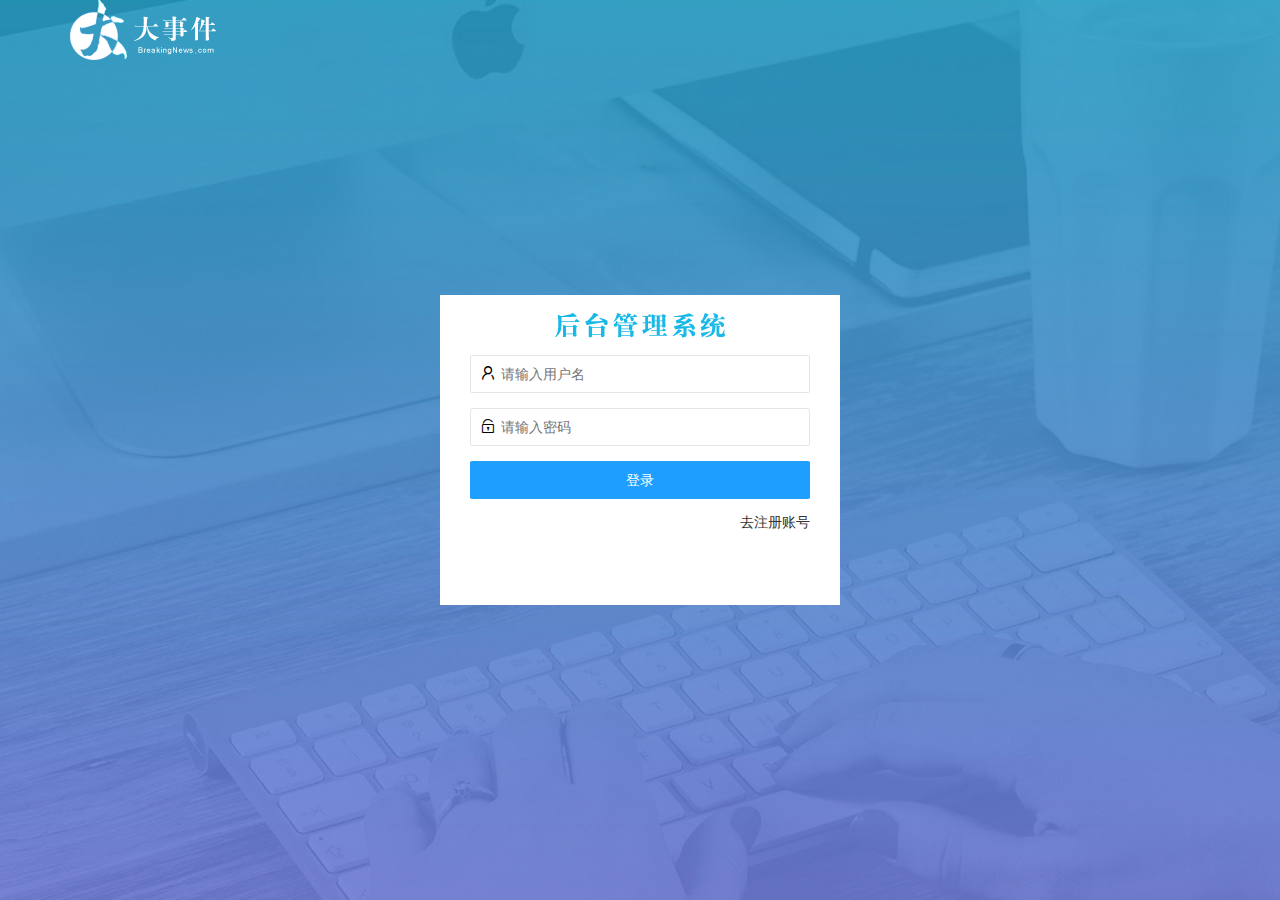
<file: login.html>
<!DOCTYPE html>
<html lang="en">

<head>
    <meta charset="UTF-8">
    <meta name="viewport" content="width=device-width, initial-scale=1.0">
    <title>Document</title>
    <!-- 引入ui文件 -->
    <link rel="stylesheet" href="/assets/lib/layui/css/layui.css">
    <!-- 引入样式文件 -->
    <link rel="stylesheet" href="/assets/css/login.css">

</head>

<body>
    <!-- 头部 -->
    <div class="layui-main">
        <img src="/assets/images/logo.png" alt="">
    </div>
    <!-- 中间盒子 -->
    <div class="loginAndRegBox">
        <!-- 顶部 -->
        <div class="title-box"></div>
        <!-- 登录的div -->
        <div class="login-box">
            <form class="layui-form" id="form_login">
                <!-- 用户名 -->
                <div class="layui-form-item">
                    <i class="layui-icon layui-icon-username"></i>
                    <input type="text" name="username" required lay-verify="required" placeholder="请输入用户名" autocomplete="off" class="layui-input">
                </div>
                <!-- 密码 -->
                <div class="layui-form-item">
                    <i class="layui-icon layui-icon-password"></i>
                    <input type="password" name="password" required lay-verify="required|pass" placeholder="请输入密码" autocomplete="off" class="layui-input">
                </div>
                <!-- 按钮 -->
                <div class="layui-form-item">
                    <button class="layui-btn layui-btn-fluid layui-btn-normal" lay-submit lay-filter="formDemo">登录</button>
                </div>
                <a href="javascript:;" id="link_reg">去注册账号</a>
            </form>
        </div>
        <!-- 注册的div -->
        <div class="reg-box">
            <!-- 注册表单 -->
            <form class="layui-form" id="form_reg">
                <!-- 用户名 -->
                <div class="layui-form-item">
                    <i class="layui-icon layui-icon-username"></i>
                    <input type="text" name="username" required lay-verify="required" placeholder="请输入用户名" autocomplete="off" class="layui-input">
                </div>
                <!-- 密码 -->
                <div class="layui-form-item">
                    <i class="layui-icon layui-icon-password"></i>
                    <input type="password" name="password" required lay-verify="required|pass" placeholder="请输入密码" autocomplete="off" class="layui-input">
                </div>
                <!-- 确认密码 -->
                <div class="layui-form-item">
                    <i class="layui-icon layui-icon-password"></i>
                    <input type="password" name="repassword" required lay-verify="required|repass|pass" placeholder="再次确认密码" autocomplete="off" class="layui-input">
                </div>
                <!-- 按钮 -->
                <div class="layui-form-item">
                    <button class="layui-btn layui-btn-fluid layui-btn-normal" lay-submit lay-filter="formDemo">注册</button>
                </div>
                <a href="javascript:;" id="link_login">去登录</a>
            </form>

        </div>
    </div>
    <!-- 导入layuijs文件 -->
    <script src="/assets/lib/layui/layui.all.js"></script>
    <!-- 导入jquery -->
    <script src="/assets/lib/jquery.js"></script>
    <!-- 导入baseAPI -->
    <script src="/assets/js/baseAPI.js"></script>
    <!-- 导入自己的js文件 -->
    <script src="/assets/js/login.js"></script>
</body>

</html>
</file>
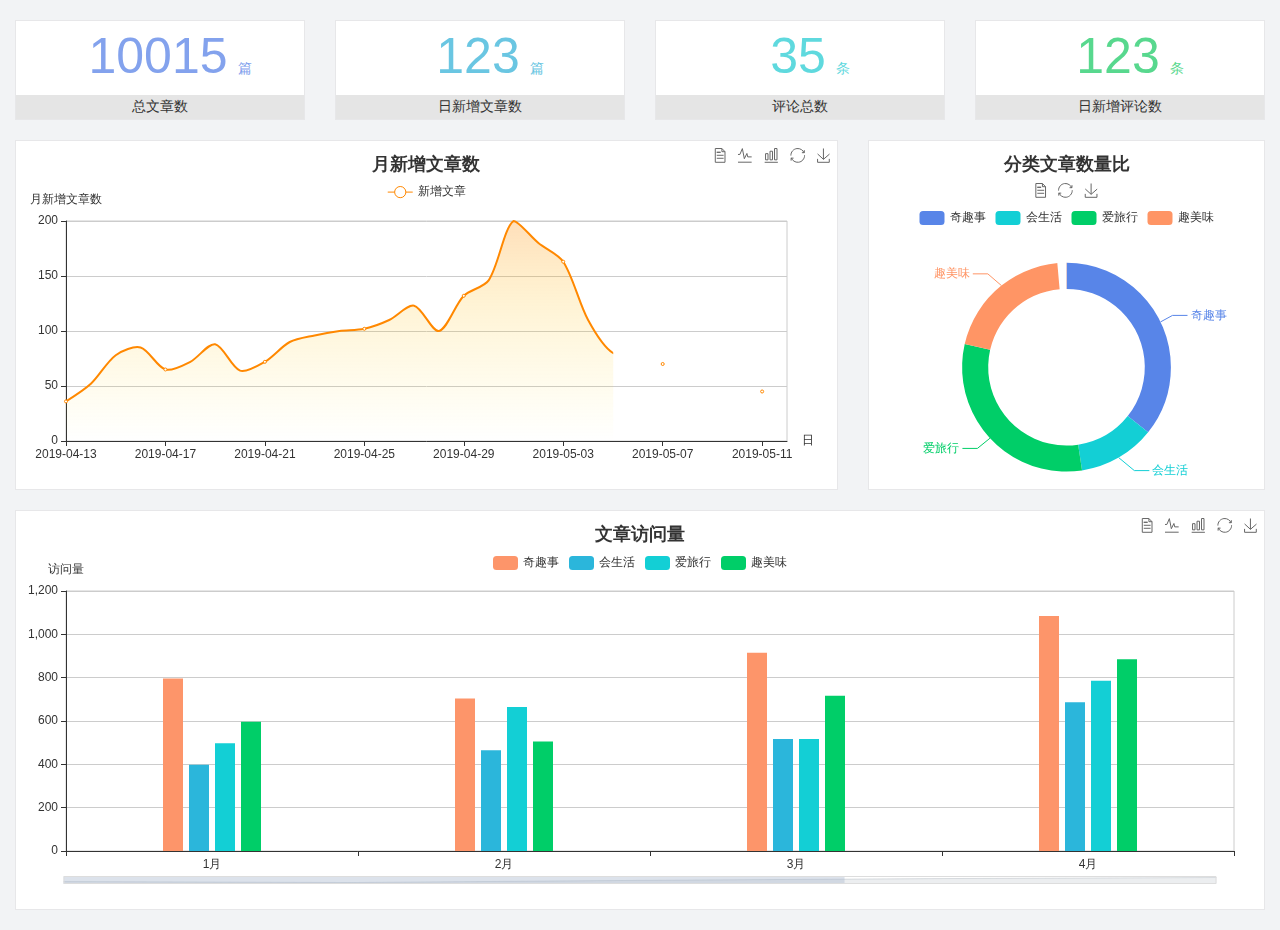
<file: home/dashboard.html>
<!DOCTYPE html>
<html lang="en">

<head>
  <meta charset="UTF-8">
  <meta name="viewport" content="width=device-width, initial-scale=1.0">
  <meta http-equiv="X-UA-Compatible" content="ie=edge">
  <title>图表统计</title>
  <link rel="stylesheet" href="../../assets/lib/bootstrap.css" />
  <link rel="stylesheet" href="../../assets/lib/main.css" />
  <script src="../../assets/lib/jquery.js"></script>
  <script type="text/javascript" src="../../assets/lib/echarts.min.js"></script>
</head>

<body>
  <div class="container-fluid">
    <div class="row spannel_list">
      <div class="col-sm-3 col-xs-6">
        <div class="spannel">
          <em>10015</em><span>篇</span>
          <b>总文章数</b>
        </div>
      </div>
      <div class="col-sm-3 col-xs-6">
        <div class="spannel scolor01">
          <em>123</em><span>篇</span>
          <b>日新增文章数</b>
        </div>
      </div>
      <div class="col-sm-3 col-xs-6">
        <div class="spannel scolor02">
          <em>35</em><span>条</span>
          <b>评论总数</b>
        </div>
      </div>
      <div class="col-sm-3 col-xs-6">
        <div class="spannel scolor03">
          <em>123</em><span>条</span>
          <b>日新增评论数</b>
        </div>
      </div>
    </div>
  </div>

  <div class="container-fluid">
    <div class="row curve-pie">
      <div class="col-lg-8 col-md-8">
        <div class="gragh_pannel" id="curve_show"></div>
      </div>
      <div class="col-lg-4 col-md-4">
        <div class="gragh_pannel" id="pie_show"></div>
      </div>
    </div>
  </div>

  <div class="container-fluid">
    <div class="column_pannel" id="column_show"></div>
  </div>

  <script>
    var oChart = echarts.init(document.getElementById('curve_show'));
    var aList_all = [
      { 'count': 36, 'date': '2019-04-13' },
      { 'count': 52, 'date': '2019-04-14' },
      { 'count': 78, 'date': '2019-04-15' },
      { 'count': 85, 'date': '2019-04-16' },
      { 'count': 65, 'date': '2019-04-17' },
      { 'count': 72, 'date': '2019-04-18' },
      { 'count': 88, 'date': '2019-04-19' },
      { 'count': 64, 'date': '2019-04-20' },
      { 'count': 72, 'date': '2019-04-21' },
      { 'count': 90, 'date': '2019-04-22' },
      { 'count': 96, 'date': '2019-04-23' },
      { 'count': 100, 'date': '2019-04-24' },
      { 'count': 102, 'date': '2019-04-25' },
      { 'count': 110, 'date': '2019-04-26' },
      { 'count': 123, 'date': '2019-04-27' },
      { 'count': 100, 'date': '2019-04-28' },
      { 'count': 132, 'date': '2019-04-29' },
      { 'count': 146, 'date': '2019-04-30' },
      { 'count': 200, 'date': '2019-05-01' },
      { 'count': 180, 'date': '2019-05-02' },
      { 'count': 163, 'date': '2019-05-03' },
      { 'count': 110, 'date': '2019-05-04' },
      { 'count': 80, 'date': '2019-05-05' },
      { 'count': 82, 'date': '2019-05-06' },
      { 'count': 70, 'date': '2019-05-07' },
      { 'count': 65, 'date': '2019-05-08' },
      { 'count': 54, 'date': '2019-05-09' },
      { 'count': 40, 'date': '2019-05-10' },
      { 'count': 45, 'date': '2019-05-11' },
      { 'count': 38, 'date': '2019-05-12' },
    ];

    let aCount = [];
    let aDate = [];

    for (var i = 0; i < aList_all.length; i++) {
      aCount.push(aList_all[i].count);
      aDate.push(aList_all[i].date);
    }

    var chartopt = {
      title: {
        text: '月新增文章数',
        left: 'center',
        top: '10'
      },
      tooltip: {
        trigger: 'axis'
      },
      legend: {
        data: ['新增文章'],
        top: '40'
      },
      toolbox: {
        show: true,
        feature: {
          mark: { show: true },
          dataView: { show: true, readOnly: false },
          magicType: { show: true, type: ['line', 'bar'] },
          restore: { show: true },
          saveAsImage: { show: true }
        }
      },
      calculable: true,
      xAxis: [
        {
          name: '日',
          type: 'category',
          boundaryGap: false,
          data: aDate
        }
      ],
      yAxis: [
        {
          name: '月新增文章数',
          type: 'value'
        }
      ],
      series: [
        {
          name: '新增文章',
          type: 'line',
          smooth: true,
          itemStyle: { normal: { areaStyle: { type: 'default' }, color: '#f80' }, lineStyle: { color: '#f80' } },
          data: aCount
        }],
      areaStyle: {
        normal: {
          color: new echarts.graphic.LinearGradient(0, 0, 0, 1, [{
            offset: 0,
            color: 'rgba(255,136,0,0.39)'
          }, {
            offset: .34,
            color: 'rgba(255,180,0,0.25)'
          }, {
            offset: 1,
            color: 'rgba(255,222,0,0.00)'
          }])

        }
      },
      grid: {
        show: true,
        x: 50,
        x2: 50,
        y: 80,
        height: 220
      }
    };

    oChart.setOption(chartopt);


    var oPie = echarts.init(document.getElementById('pie_show'));
    var oPieopt =
    {
      title: {
        top: 10,
        text: '分类文章数量比',
        x: 'center'
      },
      tooltip: {
        trigger: 'item',
        formatter: "{a} <br/>{b} : {c} ({d}%)"
      },
      color: ['#5885e8', '#13cfd5', '#00ce68', '#ff9565'],
      legend: {
        x: 'center',
        top: 65,
        data: ['奇趣事', '会生活', '爱旅行', '趣美味']
      },
      toolbox: {
        show: true,
        x: 'center',
        top: 35,
        feature: {
          mark: { show: true },
          dataView: { show: true, readOnly: false },
          magicType: {
            show: true,
            type: ['pie', 'funnel'],
            option: {
              funnel: {
                x: '25%',
                width: '50%',
                funnelAlign: 'left',
                max: 1548
              }
            }
          },
          restore: { show: true },
          saveAsImage: { show: true }
        }
      },
      calculable: true,
      series: [
        {
          name: '访问来源',
          type: 'pie',
          radius: ['45%', '60%'],
          center: ['50%', '65%'],
          data: [
            { value: 300, name: '奇趣事' },
            { value: 100, name: '会生活' },
            { value: 260, name: '爱旅行' },
            { value: 180, name: '趣美味' }
          ]
        }
      ]
    };
    oPie.setOption(oPieopt);



    var oColumn = this.echarts.init(document.getElementById('column_show'));
    var oColumnopt =
    {
      title: {
        text: '文章访问量',
        left: 'center',
        top: '10'
      },
      tooltip: {
        trigger: 'axis'
      },
      legend: {
        data: ['奇趣事', '会生活', '爱旅行', '趣美味'],
        top: '40'
      },
      toolbox: {
        show: true,
        feature: {
          mark: { show: true },
          dataView: { show: true, readOnly: false },
          magicType: { show: true, type: ['line', 'bar'] },
          restore: { show: true },
          saveAsImage: { show: true }
        }
      },
      calculable: true,
      xAxis: [
        {
          type: 'category',
          data: ['1月', '2月', '3月', '4月', '5月']
        }
      ],
      yAxis: [
        {
          name: '访问量',
          type: 'value'
        }
      ],
      series: [
        {
          name: '奇趣事',
          type: 'bar',
          barWidth: 20,
          itemStyle: {
            normal: { areaStyle: { type: 'default' }, color: '#fd956a' }
          },
          data: [800, 708, 920, 1090, 1200]
        },
        {
          name: '会生活',
          type: 'bar',
          barWidth: 20,
          itemStyle: {
            normal: { areaStyle: { type: 'default' }, color: '#2bb6db' }
          },
          data: [400, 468, 520, 690, 800]
        },
        {
          name: '爱旅行',
          type: 'bar',
          barWidth: 20,
          itemStyle: {
            normal: { areaStyle: { type: 'default' }, color: '#13cfd5' }
          },
          data: [500, 668, 520, 790, 900]
        },
        {
          name: '趣美味',
          type: 'bar',
          barWidth: 20,
          itemStyle: {
            normal: { areaStyle: { type: 'default' }, color: '#00ce68' }
          },
          data: [600, 508, 720, 890, 1000]
        }
      ],
      grid: {
        show: true,
        x: 50,
        x2: 30,
        y: 80,
        height: 260
      },
      dataZoom: [//给x轴设置滚动条
        {
          start: 0,//默认为0
          end: 100 - 1000 / 31,//默认为100
          type: 'slider',
          show: true,
          xAxisIndex: [0],
          handleSize: 0,//滑动条的 左右2个滑动条的大小
          height: 8,//组件高度
          left: 45, //左边的距离
          right: 50,//右边的距离
          bottom: 26,//右边的距离
          handleColor: '#ddd',//h滑动图标的颜色
          handleStyle: {
            borderColor: "#cacaca",
            borderWidth: "1",
            shadowBlur: 2,
            background: "#ddd",
            shadowColor: "#ddd",
          }
        }]
    };
    oColumn.setOption(oColumnopt);
  </script>
</body>

</html>
</file>
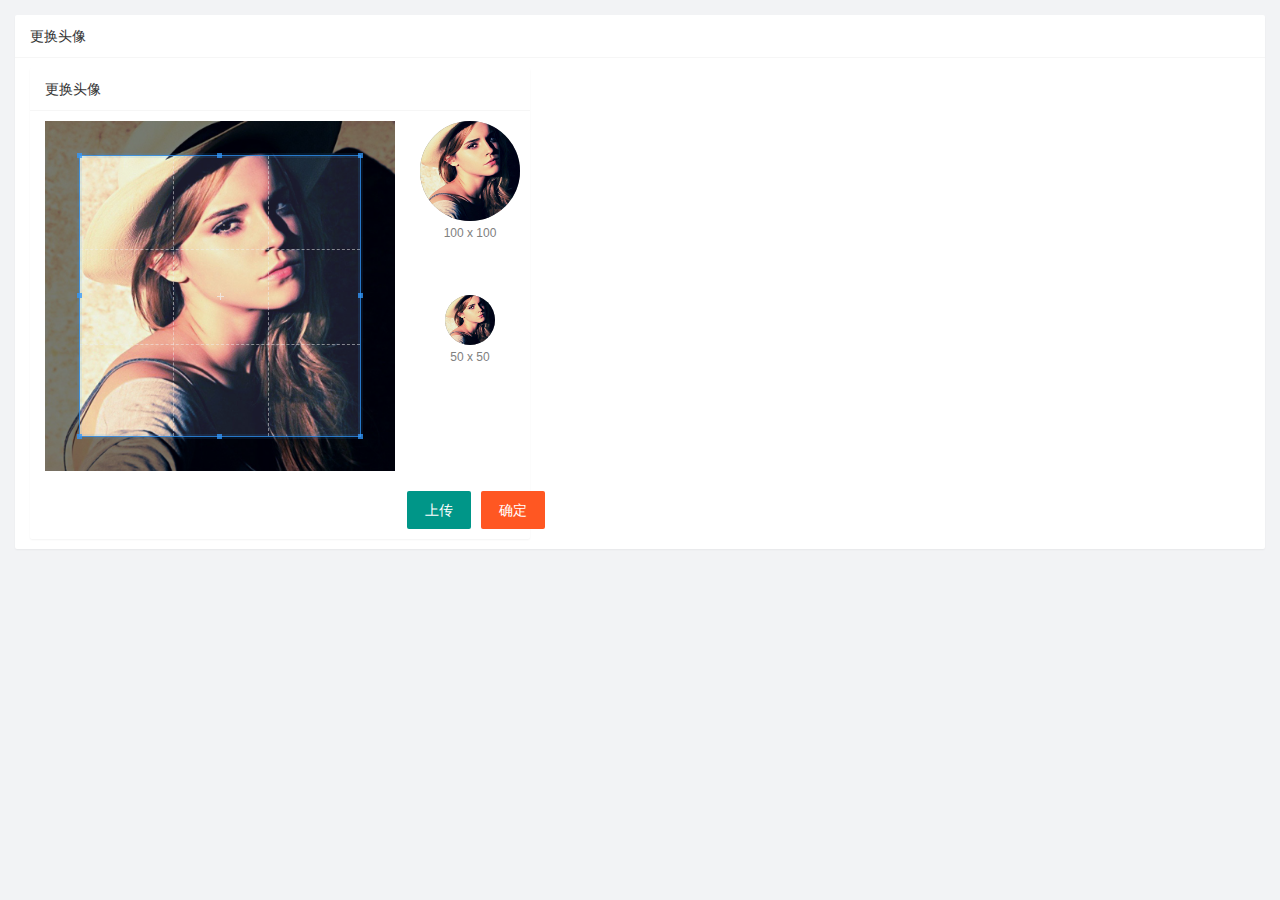
<file: user/user_avatar.html>
<!DOCTYPE html>
<html lang="en">

<head>
    <meta charset="UTF-8">
    <meta name="viewport" content="width=device-width, initial-scale=1.0">
    <title>Document</title>
    <link rel="stylesheet" href="/assets/lib/layui/css/layui.css">
    <link rel="stylesheet" href="/assets/lib/cropper/cropper.css">
    <link rel="stylesheet" href="/assets/css/user/user_avatar.css">
</head>

<body>
    <!-- 卡片 -->
    <div class="layui-card">
        <div class="layui-card-header">更换头像</div>
        <div class="layui-card-body">
            <!-- 卡片区域 -->
            <div class="layui-card">
                <div class="layui-card-header">更换头像</div>
                <div class="layui-card-body">
                    <!-- 第一行的图片裁剪和预览区域 -->
                    <div class="row1">
                        <!-- 图片裁剪区域 -->
                        <div class="cropper-box">
                            <!-- 这个 img 标签很重要，将来会把它初始化为裁剪区域 -->
                            <img id="image" src="/assets/images/sample.jpg" />
                        </div>
                        <!-- 图片的预览区域 -->
                        <div class="preview-box">
                            <div>
                                <!-- 宽高为 100px 的预览区域 -->
                                <div class="img-preview w100"></div>
                                <p class="size">100 x 100</p>
                            </div>
                            <div>
                                <!-- 宽高为 50px 的预览区域 -->
                                <div class="img-preview w50"></div>
                                <p class="size">50 x 50</p>
                            </div>
                        </div>
                    </div>

                    <!-- 第二行的按钮区域 -->
                    <div class="row2">
                        <!-- 通过 accept 属性，可以指定，允许用户选择什么类型的文件 -->
                        <input type="file" id="file" accept="image/png,image/jpeg" />
                        <button type="button" class="layui-btn" id="btnChooseImage">上传</button>
                        <button type="button" class="layui-btn layui-btn-danger" id="btnUpload">确定</button>
                    </div>
                </div>
            </div>
        </div>
    </div>
    <script src="/assets/lib/layui/layui.all.js"></script>
    <script src="/assets/lib/jquery.js"></script>
    <script src="/assets/lib/cropper/Cropper.js"></script>
    <script src="/assets/lib/cropper/jquery-cropper.js"></script>
    <script src="/assets/js/baseAPI.js"></script>
    <script src="/assets/js/user/user_avatar.js"></script>
</body>

</html>
</file>
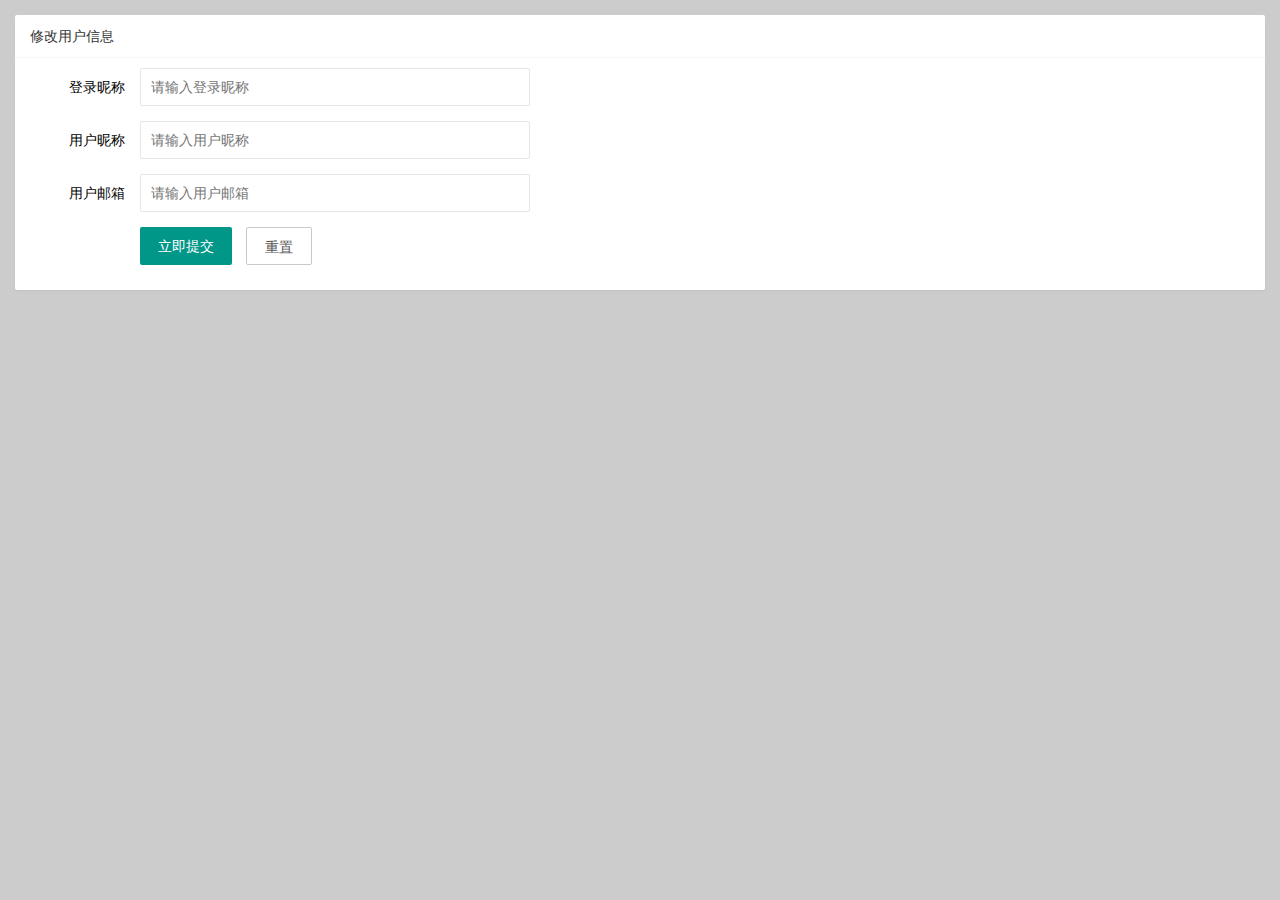
<file: user/user_info.html>
<!DOCTYPE html>
<html lang="en">

<head>
    <meta charset="UTF-8">
    <meta name="viewport" content="width=device-width, initial-scale=1.0">
    <title>Document</title>
    <!-- 导入layui样式 -->
    <link rel="stylesheet" href="/assets/lib/layui/css/layui.css">
    <!-- 导入css文件 -->
    <link rel="stylesheet" href="/assets/css/user/user_info.css">
</head>

<body>
    <!-- 导入页面 -->
    <div class="layui-card">
        <div class="layui-card-header">修改用户信息</div>
        <div class="layui-card-body">
            <form class="layui-form" lay-filter="formUserInfo">
                <!-- 这是隐藏域 -->
                <input type="hidden" name="id" />
                <div class="layui-form-item">
                    <label class="layui-form-label">登录昵称</label>
                    <div class="layui-input-block">
                        <input type="text" name="username" required lay-verify="required" placeholder="请输入登录昵称" autocomplete="off" class="layui-input">
                    </div>
                </div>
                <div class="layui-form-item">
                    <label class="layui-form-label">用户昵称</label>
                    <div class="layui-input-block">
                        <input type="text" name="nickname" required lay-verify="required|nickname" placeholder="请输入用户昵称" autocomplete="off" class="layui-input">
                    </div>
                </div>
                <div class="layui-form-item">
                    <label class="layui-form-label">用户邮箱</label>
                    <div class="layui-input-block">
                        <input type="text" name="email" required lay-verify="required|email" placeholder="请输入用户邮箱" autocomplete="off" class="layui-input">
                    </div>
                </div>
                <div class="layui-form-item">
                    <div class="layui-input-block">
                        <button class="layui-btn" lay-submit lay-filter="formDemo">立即提交</button>
                        <button type="reset" class="layui-btn layui-btn-primary" id="btnReset">重置</button>
                    </div>
                </div>
            </form>
        </div>
    </div>

    <!-- 导入layui的js -->
    <script src="/assets/lib/layui/layui.all.js"></script>

    <!-- 导入jquery -->
    <script src="/assets/lib/jquery.js"></script>
    <!-- baseAPI -->
    <script src="/assets/js/baseAPI.js"></script>
    <!-- 导入自己的js -->
    <script src="/assets/js/user/user_info.js"></script>
</body>

</html>
</file>
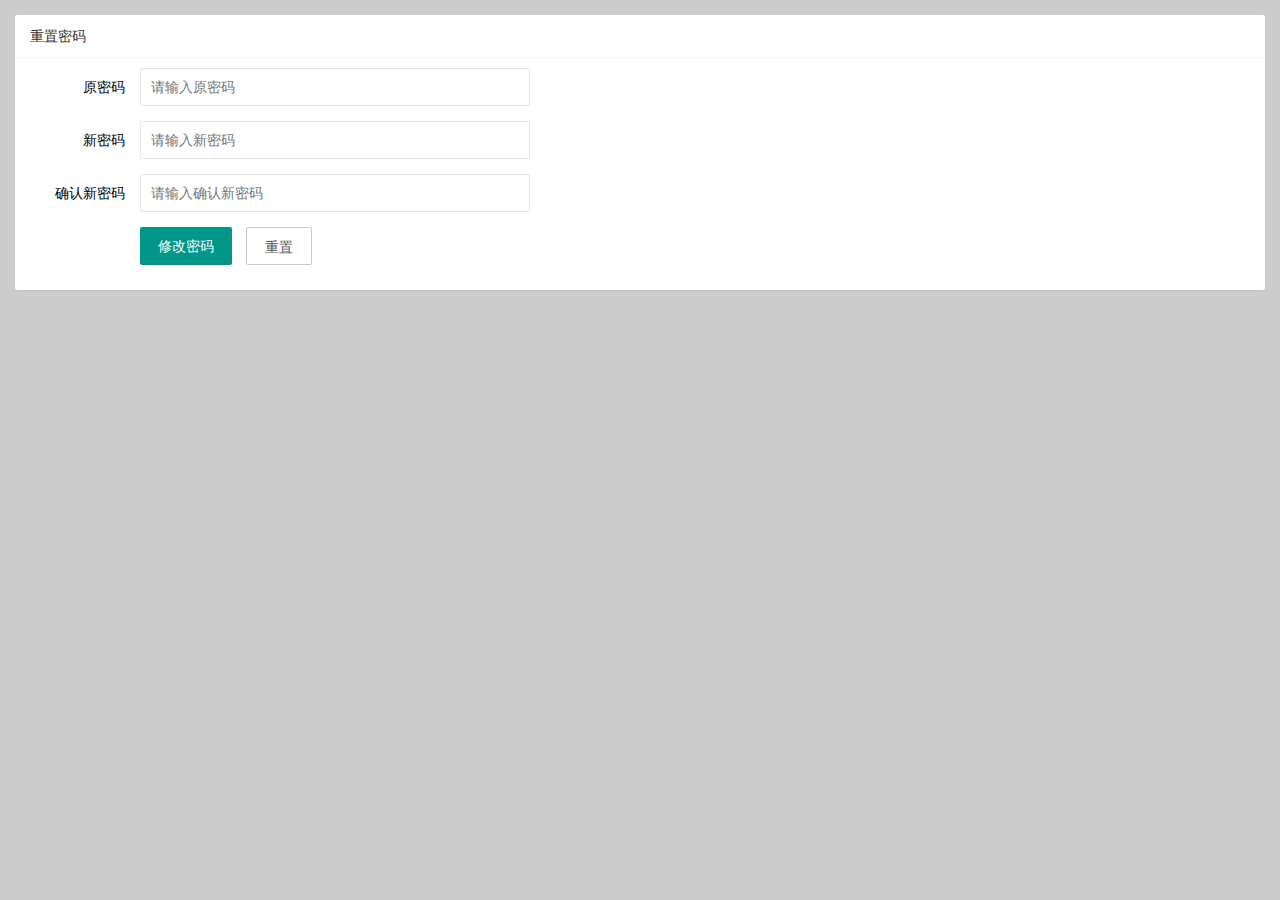
<file: user/user_pwd.html>
<!DOCTYPE html>
<html lang="en">

<head>
    <meta charset="UTF-8">
    <meta name="viewport" content="width=device-width, initial-scale=1.0">
    <title>Document</title>
    <link rel="stylesheet" href="/assets/lib/layui/css/layui.css">
    <link rel="stylesheet" href="/assets/css/user/user_pwd.css">

</head>

<body>
    <!-- 卡片区域 -->
    <div class="layui-card">
        <div class="layui-card-header">重置密码</div>
        <div class="layui-card-body">
            <form class="layui-form" action="">
                <div class="layui-form-item">
                    <label class="layui-form-label">原密码</label>
                    <div class="layui-input-block">
                        <input type="password" name="oldPwd" required lay-verify="required|pwd" placeholder="请输入原密码" autocomplete="off" class="layui-input">
                    </div>
                </div>
                <div class="layui-form-item">
                    <label class="layui-form-label">新密码</label>
                    <div class="layui-input-block">
                        <input type="password" name="NEWPwd" required lay-verify="required|pass|samePwd" placeholder="请输入新密码" autocomplete="off" class="layui-input">
                    </div>
                </div>
                <div class="layui-form-item">
                    <label class="layui-form-label">确认新密码</label>
                    <div class="layui-input-block">
                        <input type="password" name="rePwd" required lay-verify="required|pass|rePwd" placeholder="请输入确认新密码" autocomplete="off" class="layui-input">
                    </div>
                </div>

                <div class="layui-form-item">
                    <div class="layui-input-block">
                        <button class="layui-btn" lay-submit lay-filter="formDemo">修改密码</button>
                        <button type="reset" class="layui-btn layui-btn-primary">重置</button>
                    </div>
                </div>
            </form>
        </div>
    </div>


    <!-- 导入layui.js -->
    <script src="/assets/lib/layui/layui.all.js"></script>
    <!-- 导入jquery -->
    <script src="/assets/lib/jquery.js"></script>
    <!-- 导入baseAPI -->
    <script src="/assets/js/baseAPI.js"></script>
    <!-- 导入自己的js -->
    <script src="/assets/js/user/user_pwd.js"></script>
</body>

</html>
</file>
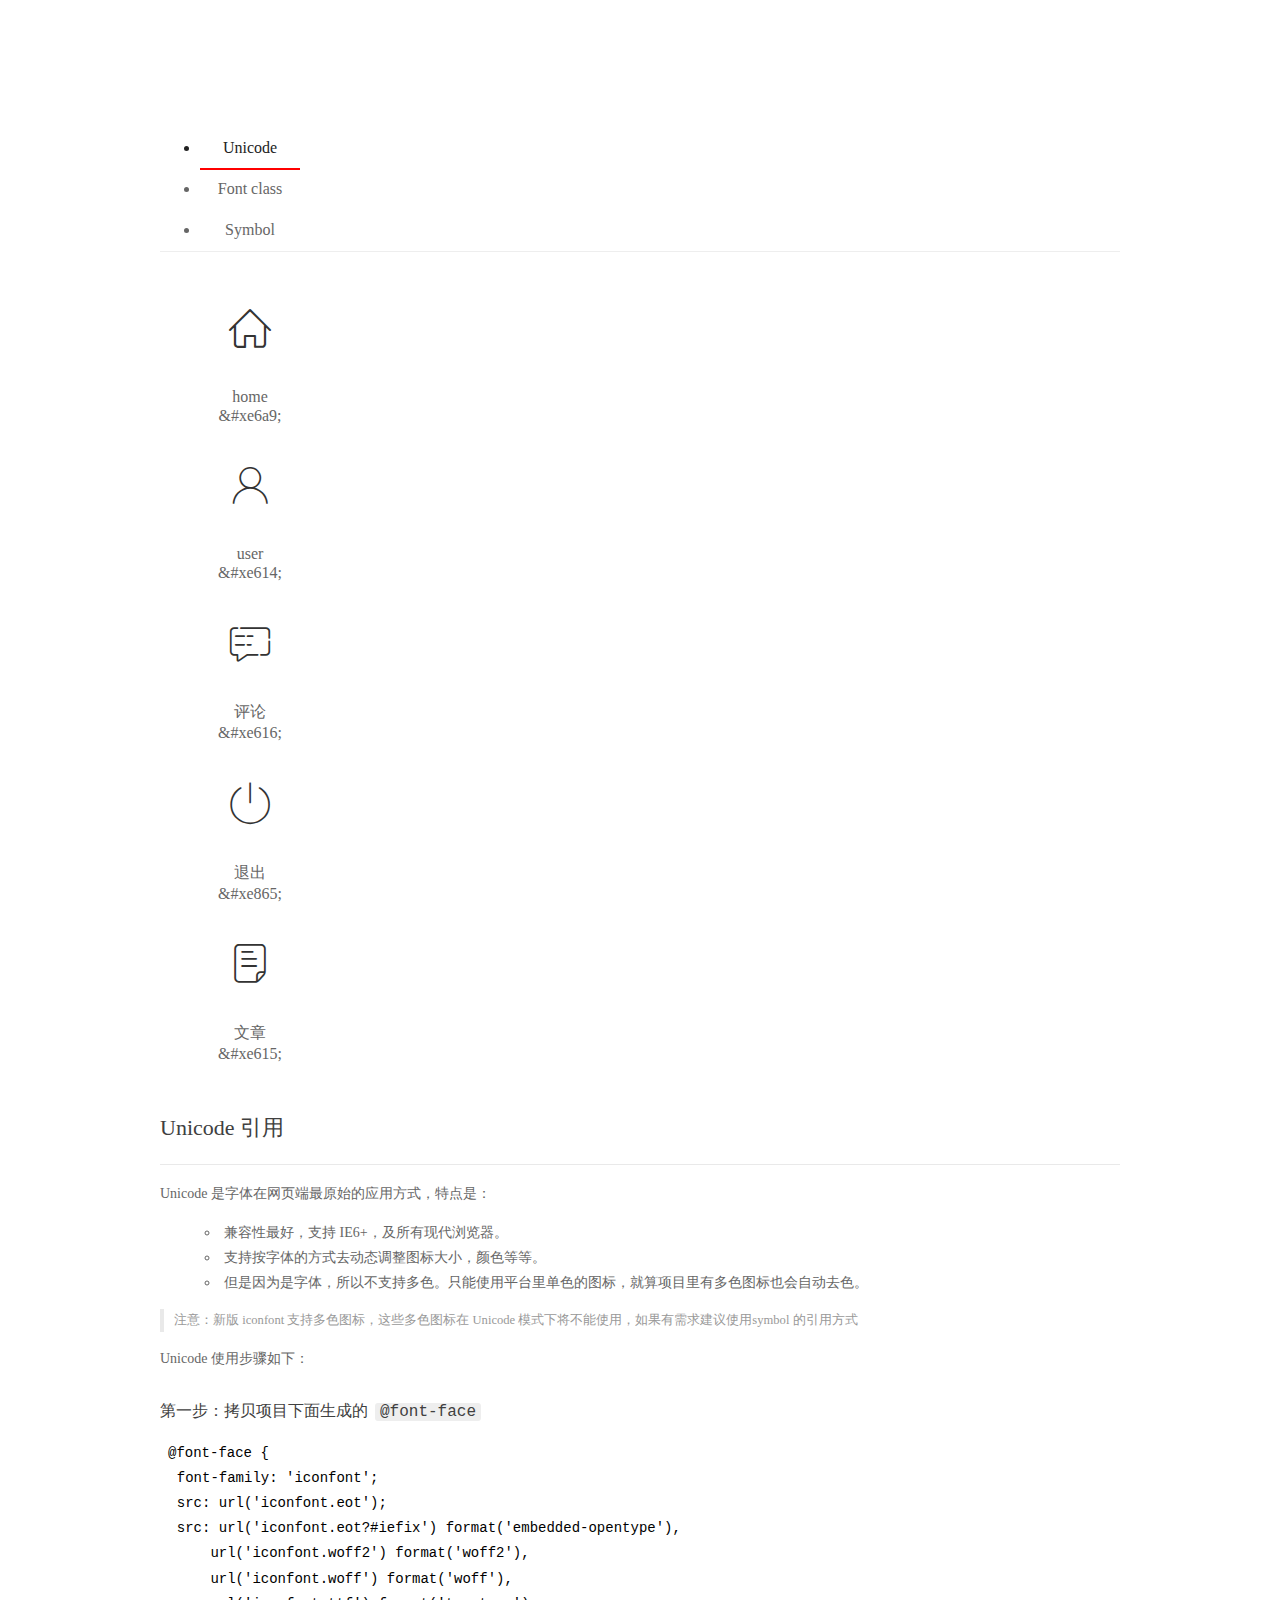
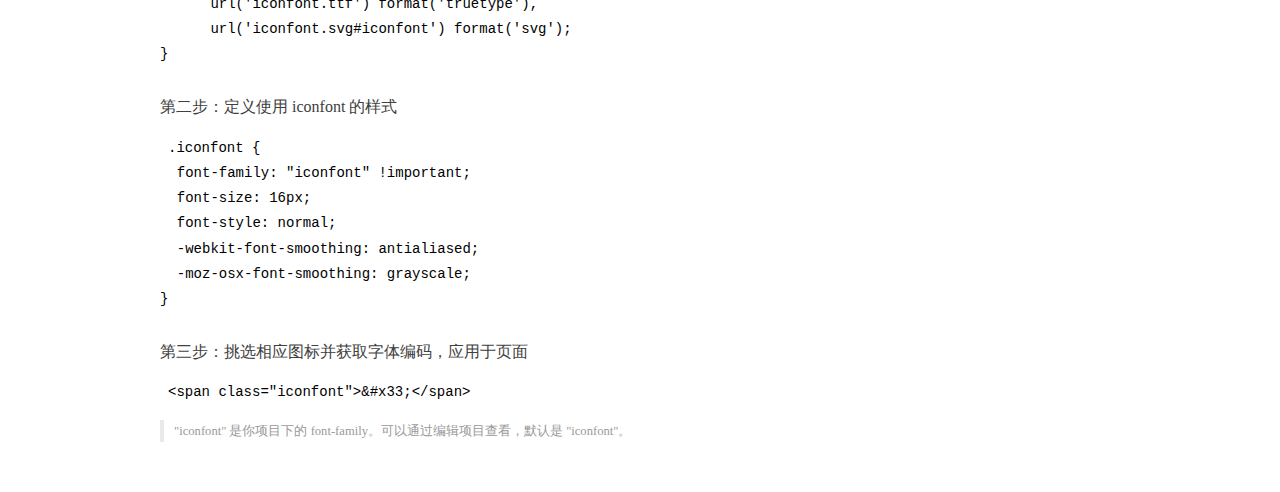
<file: assets/fonts/demo_index.html>
<!DOCTYPE html>
<html>
<head>
  <meta charset="utf-8"/>
  <title>IconFont Demo</title>
  <link rel="shortcut icon" href="https://gtms04.alicdn.com/tps/i4/TB1_oz6GVXXXXaFXpXXJDFnIXXX-64-64.ico" type="image/x-icon"/>
  <link rel="stylesheet" href="https://g.alicdn.com/thx/cube/1.3.2/cube.min.css">
  <link rel="stylesheet" href="demo.css">
  <link rel="stylesheet" href="iconfont.css">
  <script src="iconfont.js"></script>
  <!-- jQuery -->
  <script src="https://a1.alicdn.com/oss/uploads/2018/12/26/7bfddb60-08e8-11e9-9b04-53e73bb6408b.js"></script>
  <!-- 代码高亮 -->
  <script src="https://a1.alicdn.com/oss/uploads/2018/12/26/a3f714d0-08e6-11e9-8a15-ebf944d7534c.js"></script>
</head>
<body>
  <div class="main">
    <h1 class="logo"><a href="https://www.iconfont.cn/" title="iconfont 首页" target="_blank">&#xe86b;</a></h1>
    <div class="nav-tabs">
      <ul id="tabs" class="dib-box">
        <li class="dib active"><span>Unicode</span></li>
        <li class="dib"><span>Font class</span></li>
        <li class="dib"><span>Symbol</span></li>
      </ul>
      
    </div>
    <div class="tab-container">
      <div class="content unicode" style="display: block;">
          <ul class="icon_lists dib-box">
          
            <li class="dib">
              <span class="icon iconfont">&#xe6a9;</span>
                <div class="name">home</div>
                <div class="code-name">&amp;#xe6a9;</div>
              </li>
          
            <li class="dib">
              <span class="icon iconfont">&#xe614;</span>
                <div class="name">user</div>
                <div class="code-name">&amp;#xe614;</div>
              </li>
          
            <li class="dib">
              <span class="icon iconfont">&#xe616;</span>
                <div class="name">评论</div>
                <div class="code-name">&amp;#xe616;</div>
              </li>
          
            <li class="dib">
              <span class="icon iconfont">&#xe865;</span>
                <div class="name">退出</div>
                <div class="code-name">&amp;#xe865;</div>
              </li>
          
            <li class="dib">
              <span class="icon iconfont">&#xe615;</span>
                <div class="name">文章</div>
                <div class="code-name">&amp;#xe615;</div>
              </li>
          
          </ul>
          <div class="article markdown">
          <h2 id="unicode-">Unicode 引用</h2>
          <hr>

          <p>Unicode 是字体在网页端最原始的应用方式，特点是：</p>
          <ul>
            <li>兼容性最好，支持 IE6+，及所有现代浏览器。</li>
            <li>支持按字体的方式去动态调整图标大小，颜色等等。</li>
            <li>但是因为是字体，所以不支持多色。只能使用平台里单色的图标，就算项目里有多色图标也会自动去色。</li>
          </ul>
          <blockquote>
            <p>注意：新版 iconfont 支持多色图标，这些多色图标在 Unicode 模式下将不能使用，如果有需求建议使用symbol 的引用方式</p>
          </blockquote>
          <p>Unicode 使用步骤如下：</p>
          <h3 id="-font-face">第一步：拷贝项目下面生成的 <code>@font-face</code></h3>
<pre><code class="language-css"
>@font-face {
  font-family: 'iconfont';
  src: url('iconfont.eot');
  src: url('iconfont.eot?#iefix') format('embedded-opentype'),
      url('iconfont.woff2') format('woff2'),
      url('iconfont.woff') format('woff'),
      url('iconfont.ttf') format('truetype'),
      url('iconfont.svg#iconfont') format('svg');
}
</code></pre>
          <h3 id="-iconfont-">第二步：定义使用 iconfont 的样式</h3>
<pre><code class="language-css"
>.iconfont {
  font-family: "iconfont" !important;
  font-size: 16px;
  font-style: normal;
  -webkit-font-smoothing: antialiased;
  -moz-osx-font-smoothing: grayscale;
}
</code></pre>
          <h3 id="-">第三步：挑选相应图标并获取字体编码，应用于页面</h3>
<pre>
<code class="language-html"
>&lt;span class="iconfont"&gt;&amp;#x33;&lt;/span&gt;
</code></pre>
          <blockquote>
            <p>"iconfont" 是你项目下的 font-family。可以通过编辑项目查看，默认是 "iconfont"。</p>
          </blockquote>
          </div>
      </div>
      <div class="content font-class">
        <ul class="icon_lists dib-box">
          
          <li class="dib">
            <span class="icon iconfont icon-home"></span>
            <div class="name">
              home
            </div>
            <div class="code-name">.icon-home
            </div>
          </li>
          
          <li class="dib">
            <span class="icon iconfont icon-user"></span>
            <div class="name">
              user
            </div>
            <div class="code-name">.icon-user
            </div>
          </li>
          
          <li class="dib">
            <span class="icon iconfont icon-pinglun"></span>
            <div class="name">
              评论
            </div>
            <div class="code-name">.icon-pinglun
            </div>
          </li>
          
          <li class="dib">
            <span class="icon iconfont icon-tuichu"></span>
            <div class="name">
              退出
            </div>
            <div class="code-name">.icon-tuichu
            </div>
          </li>
          
          <li class="dib">
            <span class="icon iconfont icon-16"></span>
            <div class="name">
              文章
            </div>
            <div class="code-name">.icon-16
            </div>
          </li>
          
        </ul>
        <div class="article markdown">
        <h2 id="font-class-">font-class 引用</h2>
        <hr>

        <p>font-class 是 Unicode 使用方式的一种变种，主要是解决 Unicode 书写不直观，语意不明确的问题。</p>
        <p>与 Unicode 使用方式相比，具有如下特点：</p>
        <ul>
          <li>兼容性良好，支持 IE8+，及所有现代浏览器。</li>
          <li>相比于 Unicode 语意明确，书写更直观。可以很容易分辨这个 icon 是什么。</li>
          <li>因为使用 class 来定义图标，所以当要替换图标时，只需要修改 class 里面的 Unicode 引用。</li>
          <li>不过因为本质上还是使用的字体，所以多色图标还是不支持的。</li>
        </ul>
        <p>使用步骤如下：</p>
        <h3 id="-fontclass-">第一步：引入项目下面生成的 fontclass 代码：</h3>
<pre><code class="language-html">&lt;link rel="stylesheet" href="./iconfont.css"&gt;
</code></pre>
        <h3 id="-">第二步：挑选相应图标并获取类名，应用于页面：</h3>
<pre><code class="language-html">&lt;span class="iconfont icon-xxx"&gt;&lt;/span&gt;
</code></pre>
        <blockquote>
          <p>"
            iconfont" 是你项目下的 font-family。可以通过编辑项目查看，默认是 "iconfont"。</p>
        </blockquote>
      </div>
      </div>
      <div class="content symbol">
          <ul class="icon_lists dib-box">
          
            <li class="dib">
                <svg class="icon svg-icon" aria-hidden="true">
                  <use xlink:href="#icon-home"></use>
                </svg>
                <div class="name">home</div>
                <div class="code-name">#icon-home</div>
            </li>
          
            <li class="dib">
                <svg class="icon svg-icon" aria-hidden="true">
                  <use xlink:href="#icon-user"></use>
                </svg>
                <div class="name">user</div>
                <div class="code-name">#icon-user</div>
            </li>
          
            <li class="dib">
                <svg class="icon svg-icon" aria-hidden="true">
                  <use xlink:href="#icon-pinglun"></use>
                </svg>
                <div class="name">评论</div>
                <div class="code-name">#icon-pinglun</div>
            </li>
          
            <li class="dib">
                <svg class="icon svg-icon" aria-hidden="true">
                  <use xlink:href="#icon-tuichu"></use>
                </svg>
                <div class="name">退出</div>
                <div class="code-name">#icon-tuichu</div>
            </li>
          
            <li class="dib">
                <svg class="icon svg-icon" aria-hidden="true">
                  <use xlink:href="#icon-16"></use>
                </svg>
                <div class="name">文章</div>
                <div class="code-name">#icon-16</div>
            </li>
          
          </ul>
          <div class="article markdown">
          <h2 id="symbol-">Symbol 引用</h2>
          <hr>

          <p>这是一种全新的使用方式，应该说这才是未来的主流，也是平台目前推荐的用法。相关介绍可以参考这篇<a href="">文章</a>
            这种用法其实是做了一个 SVG 的集合，与另外两种相比具有如下特点：</p>
          <ul>
            <li>支持多色图标了，不再受单色限制。</li>
            <li>通过一些技巧，支持像字体那样，通过 <code>font-size</code>, <code>color</code> 来调整样式。</li>
            <li>兼容性较差，支持 IE9+，及现代浏览器。</li>
            <li>浏览器渲染 SVG 的性能一般，还不如 png。</li>
          </ul>
          <p>使用步骤如下：</p>
          <h3 id="-symbol-">第一步：引入项目下面生成的 symbol 代码：</h3>
<pre><code class="language-html">&lt;script src="./iconfont.js"&gt;&lt;/script&gt;
</code></pre>
          <h3 id="-css-">第二步：加入通用 CSS 代码（引入一次就行）：</h3>
<pre><code class="language-html">&lt;style&gt;
.icon {
  width: 1em;
  height: 1em;
  vertical-align: -0.15em;
  fill: currentColor;
  overflow: hidden;
}
&lt;/style&gt;
</code></pre>
          <h3 id="-">第三步：挑选相应图标并获取类名，应用于页面：</h3>
<pre><code class="language-html">&lt;svg class="icon" aria-hidden="true"&gt;
  &lt;use xlink:href="#icon-xxx"&gt;&lt;/use&gt;
&lt;/svg&gt;
</code></pre>
          </div>
      </div>

    </div>
  </div>
  <script>
  $(document).ready(function () {
      $('.tab-container .content:first').show()

      $('#tabs li').click(function (e) {
        var tabContent = $('.tab-container .content')
        var index = $(this).index()

        if ($(this).hasClass('active')) {
          return
        } else {
          $('#tabs li').removeClass('active')
          $(this).addClass('active')

          tabContent.hide().eq(index).fadeIn()
        }
      })
    })
  </script>
</body>
</html>
</file>
<file: assets/lib/layui/css/layui.css>
/** layui-v2.5.5 MIT License By https://www.layui.com */
 .layui-inline,img{display:inline-block;vertical-align:middle}h1,h2,h3,h4,h5,h6{font-weight:400}.layui-edge,.layui-header,.layui-inline,.layui-main{position:relative}.layui-body,.layui-edge,.layui-elip{overflow:hidden}.layui-btn,.layui-edge,.layui-inline,img{vertical-align:middle}.layui-btn,.layui-disabled,.layui-icon,.layui-unselect{-moz-user-select:none;-webkit-user-select:none;-ms-user-select:none}.layui-elip,.layui-form-checkbox span,.layui-form-pane .layui-form-label{text-overflow:ellipsis;white-space:nowrap}.layui-breadcrumb,.layui-tree-btnGroup{visibility:hidden}blockquote,body,button,dd,div,dl,dt,form,h1,h2,h3,h4,h5,h6,input,li,ol,p,pre,td,textarea,th,ul{margin:0;padding:0;-webkit-tap-highlight-color:rgba(0,0,0,0)}a:active,a:hover{outline:0}img{border:none}li{list-style:none}table{border-collapse:collapse;border-spacing:0}h4,h5,h6{font-size:100%}button,input,optgroup,option,select,textarea{font-family:inherit;font-size:inherit;font-style:inherit;font-weight:inherit;outline:0}pre{white-space:pre-wrap;white-space:-moz-pre-wrap;white-space:-pre-wrap;white-space:-o-pre-wrap;word-wrap:break-word}body{line-height:24px;font:14px Helvetica Neue,Helvetica,PingFang SC,Tahoma,Arial,sans-serif}hr{height:1px;margin:10px 0;border:0;clear:both}a{color:#333;text-decoration:none}a:hover{color:#777}a cite{font-style:normal;*cursor:pointer}.layui-border-box,.layui-border-box *{box-sizing:border-box}.layui-box,.layui-box *{box-sizing:content-box}.layui-clear{clear:both;*zoom:1}.layui-clear:after{content:'\20';clear:both;*zoom:1;display:block;height:0}.layui-inline{*display:inline;*zoom:1}.layui-edge{display:inline-block;width:0;height:0;border-width:6px;border-style:dashed;border-color:transparent}.layui-edge-top{top:-4px;border-bottom-color:#999;border-bottom-style:solid}.layui-edge-right{border-left-color:#999;border-left-style:solid}.layui-edge-bottom{top:2px;border-top-color:#999;border-top-style:solid}.layui-edge-left{border-right-color:#999;border-right-style:solid}.layui-disabled,.layui-disabled:hover{color:#d2d2d2!important;cursor:not-allowed!important}.layui-circle{border-radius:100%}.layui-show{display:block!important}.layui-hide{display:none!important}@font-face{font-family:layui-icon;src:url(../font/iconfont.eot?v=250);src:url(../font/iconfont.eot?v=250#iefix) format('embedded-opentype'),url(../font/iconfont.woff2?v=250) format('woff2'),url(../font/iconfont.woff?v=250) format('woff'),url(../font/iconfont.ttf?v=250) format('truetype'),url(../font/iconfont.svg?v=250#layui-icon) format('svg')}.layui-icon{font-family:layui-icon!important;font-size:16px;font-style:normal;-webkit-font-smoothing:antialiased;-moz-osx-font-smoothing:grayscale}.layui-icon-reply-fill:before{content:"\e611"}.layui-icon-set-fill:before{content:"\e614"}.layui-icon-menu-fill:before{content:"\e60f"}.layui-icon-search:before{content:"\e615"}.layui-icon-share:before{content:"\e641"}.layui-icon-set-sm:before{content:"\e620"}.layui-icon-engine:before{content:"\e628"}.layui-icon-close:before{content:"\1006"}.layui-icon-close-fill:before{content:"\1007"}.layui-icon-chart-screen:before{content:"\e629"}.layui-icon-star:before{content:"\e600"}.layui-icon-circle-dot:before{content:"\e617"}.layui-icon-chat:before{content:"\e606"}.layui-icon-release:before{content:"\e609"}.layui-icon-list:before{content:"\e60a"}.layui-icon-chart:before{content:"\e62c"}.layui-icon-ok-circle:before{content:"\1005"}.layui-icon-layim-theme:before{content:"\e61b"}.layui-icon-table:before{content:"\e62d"}.layui-icon-right:before{content:"\e602"}.layui-icon-left:before{content:"\e603"}.layui-icon-cart-simple:before{content:"\e698"}.layui-icon-face-cry:before{content:"\e69c"}.layui-icon-face-smile:before{content:"\e6af"}.layui-icon-survey:before{content:"\e6b2"}.layui-icon-tree:before{content:"\e62e"}.layui-icon-upload-circle:before{content:"\e62f"}.layui-icon-add-circle:before{content:"\e61f"}.layui-icon-download-circle:before{content:"\e601"}.layui-icon-templeate-1:before{content:"\e630"}.layui-icon-util:before{content:"\e631"}.layui-icon-face-surprised:before{content:"\e664"}.layui-icon-edit:before{content:"\e642"}.layui-icon-speaker:before{content:"\e645"}.layui-icon-down:before{content:"\e61a"}.layui-icon-file:before{content:"\e621"}.layui-icon-layouts:before{content:"\e632"}.layui-icon-rate-half:before{content:"\e6c9"}.layui-icon-add-circle-fine:before{content:"\e608"}.layui-icon-prev-circle:before{content:"\e633"}.layui-icon-read:before{content:"\e705"}.layui-icon-404:before{content:"\e61c"}.layui-icon-carousel:before{content:"\e634"}.layui-icon-help:before{content:"\e607"}.layui-icon-code-circle:before{content:"\e635"}.layui-icon-water:before{content:"\e636"}.layui-icon-username:before{content:"\e66f"}.layui-icon-find-fill:before{content:"\e670"}.layui-icon-about:before{content:"\e60b"}.layui-icon-location:before{content:"\e715"}.layui-icon-up:before{content:"\e619"}.layui-icon-pause:before{content:"\e651"}.layui-icon-date:before{content:"\e637"}.layui-icon-layim-uploadfile:before{content:"\e61d"}.layui-icon-delete:before{content:"\e640"}.layui-icon-play:before{content:"\e652"}.layui-icon-top:before{content:"\e604"}.layui-icon-friends:before{content:"\e612"}.layui-icon-refresh-3:before{content:"\e9aa"}.layui-icon-ok:before{content:"\e605"}.layui-icon-layer:before{content:"\e638"}.layui-icon-face-smile-fine:before{content:"\e60c"}.layui-icon-dollar:before{content:"\e659"}.layui-icon-group:before{content:"\e613"}.layui-icon-layim-download:before{content:"\e61e"}.layui-icon-picture-fine:before{content:"\e60d"}.layui-icon-link:before{content:"\e64c"}.layui-icon-diamond:before{content:"\e735"}.layui-icon-log:before{content:"\e60e"}.layui-icon-rate-solid:before{content:"\e67a"}.layui-icon-fonts-del:before{content:"\e64f"}.layui-icon-unlink:before{content:"\e64d"}.layui-icon-fonts-clear:before{content:"\e639"}.layui-icon-triangle-r:before{content:"\e623"}.layui-icon-circle:before{content:"\e63f"}.layui-icon-radio:before{content:"\e643"}.layui-icon-align-center:before{content:"\e647"}.layui-icon-align-right:before{content:"\e648"}.layui-icon-align-left:before{content:"\e649"}.layui-icon-loading-1:before{content:"\e63e"}.layui-icon-return:before{content:"\e65c"}.layui-icon-fonts-strong:before{content:"\e62b"}.layui-icon-upload:before{content:"\e67c"}.layui-icon-dialogue:before{content:"\e63a"}.layui-icon-video:before{content:"\e6ed"}.layui-icon-headset:before{content:"\e6fc"}.layui-icon-cellphone-fine:before{content:"\e63b"}.layui-icon-add-1:before{content:"\e654"}.layui-icon-face-smile-b:before{content:"\e650"}.layui-icon-fonts-html:before{content:"\e64b"}.layui-icon-form:before{content:"\e63c"}.layui-icon-cart:before{content:"\e657"}.layui-icon-camera-fill:before{content:"\e65d"}.layui-icon-tabs:before{content:"\e62a"}.layui-icon-fonts-code:before{content:"\e64e"}.layui-icon-fire:before{content:"\e756"}.layui-icon-set:before{content:"\e716"}.layui-icon-fonts-u:before{content:"\e646"}.layui-icon-triangle-d:before{content:"\e625"}.layui-icon-tips:before{content:"\e702"}.layui-icon-picture:before{content:"\e64a"}.layui-icon-more-vertical:before{content:"\e671"}.layui-icon-flag:before{content:"\e66c"}.layui-icon-loading:before{content:"\e63d"}.layui-icon-fonts-i:before{content:"\e644"}.layui-icon-refresh-1:before{content:"\e666"}.layui-icon-rmb:before{content:"\e65e"}.layui-icon-home:before{content:"\e68e"}.layui-icon-user:before{content:"\e770"}.layui-icon-notice:before{content:"\e667"}.layui-icon-login-weibo:before{content:"\e675"}.layui-icon-voice:before{content:"\e688"}.layui-icon-upload-drag:before{content:"\e681"}.layui-icon-login-qq:before{content:"\e676"}.layui-icon-snowflake:before{content:"\e6b1"}.layui-icon-file-b:before{content:"\e655"}.layui-icon-template:before{content:"\e663"}.layui-icon-auz:before{content:"\e672"}.layui-icon-console:before{content:"\e665"}.layui-icon-app:before{content:"\e653"}.layui-icon-prev:before{content:"\e65a"}.layui-icon-website:before{content:"\e7ae"}.layui-icon-next:before{content:"\e65b"}.layui-icon-component:before{content:"\e857"}.layui-icon-more:before{content:"\e65f"}.layui-icon-login-wechat:before{content:"\e677"}.layui-icon-shrink-right:before{content:"\e668"}.layui-icon-spread-left:before{content:"\e66b"}.layui-icon-camera:before{content:"\e660"}.layui-icon-note:before{content:"\e66e"}.layui-icon-refresh:before{content:"\e669"}.layui-icon-female:before{content:"\e661"}.layui-icon-male:before{content:"\e662"}.layui-icon-password:before{content:"\e673"}.layui-icon-senior:before{content:"\e674"}.layui-icon-theme:before{content:"\e66a"}.layui-icon-tread:before{content:"\e6c5"}.layui-icon-praise:before{content:"\e6c6"}.layui-icon-star-fill:before{content:"\e658"}.layui-icon-rate:before{content:"\e67b"}.layui-icon-template-1:before{content:"\e656"}.layui-icon-vercode:before{content:"\e679"}.layui-icon-cellphone:before{content:"\e678"}.layui-icon-screen-full:before{content:"\e622"}.layui-icon-screen-restore:before{content:"\e758"}.layui-icon-cols:before{content:"\e610"}.layui-icon-export:before{content:"\e67d"}.layui-icon-print:before{content:"\e66d"}.layui-icon-slider:before{content:"\e714"}.layui-icon-addition:before{content:"\e624"}.layui-icon-subtraction:before{content:"\e67e"}.layui-icon-service:before{content:"\e626"}.layui-icon-transfer:before{content:"\e691"}.layui-main{width:1140px;margin:0 auto}.layui-header{z-index:1000;height:60px}.layui-header a:hover{transition:all .5s;-webkit-transition:all .5s}.layui-side{position:fixed;left:0;top:0;bottom:0;z-index:999;width:200px;overflow-x:hidden}.layui-side-scroll{position:relative;width:220px;height:100%;overflow-x:hidden}.layui-body{position:absolute;left:200px;right:0;top:0;bottom:0;z-index:998;width:auto;overflow-y:auto;box-sizing:border-box}.layui-layout-body{overflow:hidden}.layui-layout-admin .layui-header{background-color:#23262E}.layui-layout-admin .layui-side{top:60px;width:200px;overflow-x:hidden}.layui-layout-admin .layui-body{position:fixed;top:60px;bottom:44px}.layui-layout-admin .layui-main{width:auto;margin:0 15px}.layui-layout-admin .layui-footer{position:fixed;left:200px;right:0;bottom:0;height:44px;line-height:44px;padding:0 15px;background-color:#eee}.layui-layout-admin .layui-logo{position:absolute;left:0;top:0;width:200px;height:100%;line-height:60px;text-align:center;color:#009688;font-size:16px}.layui-layout-admin .layui-header .layui-nav{background:0 0}.layui-layout-left{position:absolute!important;left:200px;top:0}.layui-layout-right{position:absolute!important;right:0;top:0}.layui-container{position:relative;margin:0 auto;padding:0 15px;box-sizing:border-box}.layui-fluid{position:relative;margin:0 auto;padding:0 15px}.layui-row:after,.layui-row:before{content:'';display:block;clear:both}.layui-col-lg1,.layui-col-lg10,.layui-col-lg11,.layui-col-lg12,.layui-col-lg2,.layui-col-lg3,.layui-col-lg4,.layui-col-lg5,.layui-col-lg6,.layui-col-lg7,.layui-col-lg8,.layui-col-lg9,.layui-col-md1,.layui-col-md10,.layui-col-md11,.layui-col-md12,.layui-col-md2,.layui-col-md3,.layui-col-md4,.layui-col-md5,.layui-col-md6,.layui-col-md7,.layui-col-md8,.layui-col-md9,.layui-col-sm1,.layui-col-sm10,.layui-col-sm11,.layui-col-sm12,.layui-col-sm2,.layui-col-sm3,.layui-col-sm4,.layui-col-sm5,.layui-col-sm6,.layui-col-sm7,.layui-col-sm8,.layui-col-sm9,.layui-col-xs1,.layui-col-xs10,.layui-col-xs11,.layui-col-xs12,.layui-col-xs2,.layui-col-xs3,.layui-col-xs4,.layui-col-xs5,.layui-col-xs6,.layui-col-xs7,.layui-col-xs8,.layui-col-xs9{position:relative;display:block;box-sizing:border-box}.layui-col-xs1,.layui-col-xs10,.layui-col-xs11,.layui-col-xs12,.layui-col-xs2,.layui-col-xs3,.layui-col-xs4,.layui-col-xs5,.layui-col-xs6,.layui-col-xs7,.layui-col-xs8,.layui-col-xs9{float:left}.layui-col-xs1{width:8.33333333%}.layui-col-xs2{width:16.66666667%}.layui-col-xs3{width:25%}.layui-col-xs4{width:33.33333333%}.layui-col-xs5{width:41.66666667%}.layui-col-xs6{width:50%}.layui-col-xs7{width:58.33333333%}.layui-col-xs8{width:66.66666667%}.layui-col-xs9{width:75%}.layui-col-xs10{width:83.33333333%}.layui-col-xs11{width:91.66666667%}.layui-col-xs12{width:100%}.layui-col-xs-offset1{margin-left:8.33333333%}.layui-col-xs-offset2{margin-left:16.66666667%}.layui-col-xs-offset3{margin-left:25%}.layui-col-xs-offset4{margin-left:33.33333333%}.layui-col-xs-offset5{margin-left:41.66666667%}.layui-col-xs-offset6{margin-left:50%}.layui-col-xs-offset7{margin-left:58.33333333%}.layui-col-xs-offset8{margin-left:66.66666667%}.layui-col-xs-offset9{margin-left:75%}.layui-col-xs-offset10{margin-left:83.33333333%}.layui-col-xs-offset11{margin-left:91.66666667%}.layui-col-xs-offset12{margin-left:100%}@media screen and (max-width:768px){.layui-hide-xs{display:none!important}.layui-show-xs-block{display:block!important}.layui-show-xs-inline{display:inline!important}.layui-show-xs-inline-block{display:inline-block!important}}@media screen and (min-width:768px){.layui-container{width:750px}.layui-hide-sm{display:none!important}.layui-show-sm-block{display:block!important}.layui-show-sm-inline{display:inline!important}.layui-show-sm-inline-block{display:inline-block!important}.layui-col-sm1,.layui-col-sm10,.layui-col-sm11,.layui-col-sm12,.layui-col-sm2,.layui-col-sm3,.layui-col-sm4,.layui-col-sm5,.layui-col-sm6,.layui-col-sm7,.layui-col-sm8,.layui-col-sm9{float:left}.layui-col-sm1{width:8.33333333%}.layui-col-sm2{width:16.66666667%}.layui-col-sm3{width:25%}.layui-col-sm4{width:33.33333333%}.layui-col-sm5{width:41.66666667%}.layui-col-sm6{width:50%}.layui-col-sm7{width:58.33333333%}.layui-col-sm8{width:66.66666667%}.layui-col-sm9{width:75%}.layui-col-sm10{width:83.33333333%}.layui-col-sm11{width:91.66666667%}.layui-col-sm12{width:100%}.layui-col-sm-offset1{margin-left:8.33333333%}.layui-col-sm-offset2{margin-left:16.66666667%}.layui-col-sm-offset3{margin-left:25%}.layui-col-sm-offset4{margin-left:33.33333333%}.layui-col-sm-offset5{margin-left:41.66666667%}.layui-col-sm-offset6{margin-left:50%}.layui-col-sm-offset7{margin-left:58.33333333%}.layui-col-sm-offset8{margin-left:66.66666667%}.layui-col-sm-offset9{margin-left:75%}.layui-col-sm-offset10{margin-left:83.33333333%}.layui-col-sm-offset11{margin-left:91.66666667%}.layui-col-sm-offset12{margin-left:100%}}@media screen and (min-width:992px){.layui-container{width:970px}.layui-hide-md{display:none!important}.layui-show-md-block{display:block!important}.layui-show-md-inline{display:inline!important}.layui-show-md-inline-block{display:inline-block!important}.layui-col-md1,.layui-col-md10,.layui-col-md11,.layui-col-md12,.layui-col-md2,.layui-col-md3,.layui-col-md4,.layui-col-md5,.layui-col-md6,.layui-col-md7,.layui-col-md8,.layui-col-md9{float:left}.layui-col-md1{width:8.33333333%}.layui-col-md2{width:16.66666667%}.layui-col-md3{width:25%}.layui-col-md4{width:33.33333333%}.layui-col-md5{width:41.66666667%}.layui-col-md6{width:50%}.layui-col-md7{width:58.33333333%}.layui-col-md8{width:66.66666667%}.layui-col-md9{width:75%}.layui-col-md10{width:83.33333333%}.layui-col-md11{width:91.66666667%}.layui-col-md12{width:100%}.layui-col-md-offset1{margin-left:8.33333333%}.layui-col-md-offset2{margin-left:16.66666667%}.layui-col-md-offset3{margin-left:25%}.layui-col-md-offset4{margin-left:33.33333333%}.layui-col-md-offset5{margin-left:41.66666667%}.layui-col-md-offset6{margin-left:50%}.layui-col-md-offset7{margin-left:58.33333333%}.layui-col-md-offset8{margin-left:66.66666667%}.layui-col-md-offset9{margin-left:75%}.layui-col-md-offset10{margin-left:83.33333333%}.layui-col-md-offset11{margin-left:91.66666667%}.layui-col-md-offset12{margin-left:100%}}@media screen and (min-width:1200px){.layui-container{width:1170px}.layui-hide-lg{display:none!important}.layui-show-lg-block{display:block!important}.layui-show-lg-inline{display:inline!important}.layui-show-lg-inline-block{display:inline-block!important}.layui-col-lg1,.layui-col-lg10,.layui-col-lg11,.layui-col-lg12,.layui-col-lg2,.layui-col-lg3,.layui-col-lg4,.layui-col-lg5,.layui-col-lg6,.layui-col-lg7,.layui-col-lg8,.layui-col-lg9{float:left}.layui-col-lg1{width:8.33333333%}.layui-col-lg2{width:16.66666667%}.layui-col-lg3{width:25%}.layui-col-lg4{width:33.33333333%}.layui-col-lg5{width:41.66666667%}.layui-col-lg6{width:50%}.layui-col-lg7{width:58.33333333%}.layui-col-lg8{width:66.66666667%}.layui-col-lg9{width:75%}.layui-col-lg10{width:83.33333333%}.layui-col-lg11{width:91.66666667%}.layui-col-lg12{width:100%}.layui-col-lg-offset1{margin-left:8.33333333%}.layui-col-lg-offset2{margin-left:16.66666667%}.layui-col-lg-offset3{margin-left:25%}.layui-col-lg-offset4{margin-left:33.33333333%}.layui-col-lg-offset5{margin-left:41.66666667%}.layui-col-lg-offset6{margin-left:50%}.layui-col-lg-offset7{margin-left:58.33333333%}.layui-col-lg-offset8{margin-left:66.66666667%}.layui-col-lg-offset9{margin-left:75%}.layui-col-lg-offset10{margin-left:83.33333333%}.layui-col-lg-offset11{margin-left:91.66666667%}.layui-col-lg-offset12{margin-left:100%}}.layui-col-space1{margin:-.5px}.layui-col-space1>*{padding:.5px}.layui-col-space3{margin:-1.5px}.layui-col-space3>*{padding:1.5px}.layui-col-space5{margin:-2.5px}.layui-col-space5>*{padding:2.5px}.layui-col-space8{margin:-3.5px}.layui-col-space8>*{padding:3.5px}.layui-col-space10{margin:-5px}.layui-col-space10>*{padding:5px}.layui-col-space12{margin:-6px}.layui-col-space12>*{padding:6px}.layui-col-space15{margin:-7.5px}.layui-col-space15>*{padding:7.5px}.layui-col-space18{margin:-9px}.layui-col-space18>*{padding:9px}.layui-col-space20{margin:-10px}.layui-col-space20>*{padding:10px}.layui-col-space22{margin:-11px}.layui-col-space22>*{padding:11px}.layui-col-space25{margin:-12.5px}.layui-col-space25>*{padding:12.5px}.layui-col-space30{margin:-15px}.layui-col-space30>*{padding:15px}.layui-btn,.layui-input,.layui-select,.layui-textarea,.layui-upload-button{outline:0;-webkit-appearance:none;transition:all .3s;-webkit-transition:all .3s;box-sizing:border-box}.layui-elem-quote{margin-bottom:10px;padding:15px;line-height:22px;border-left:5px solid #009688;border-radius:0 2px 2px 0;background-color:#f2f2f2}.layui-quote-nm{border-style:solid;border-width:1px 1px 1px 5px;background:0 0}.layui-elem-field{margin-bottom:10px;padding:0;border-width:1px;border-style:solid}.layui-elem-field legend{margin-left:20px;padding:0 10px;font-size:20px;font-weight:300}.layui-field-title{margin:10px 0 20px;border-width:1px 0 0}.layui-field-box{padding:10px 15px}.layui-field-title .layui-field-box{padding:10px 0}.layui-progress{position:relative;height:6px;border-radius:20px;background-color:#e2e2e2}.layui-progress-bar{position:absolute;left:0;top:0;width:0;max-width:100%;height:6px;border-radius:20px;text-align:right;background-color:#5FB878;transition:all .3s;-webkit-transition:all .3s}.layui-progress-big,.layui-progress-big .layui-progress-bar{height:18px;line-height:18px}.layui-progress-text{position:relative;top:-20px;line-height:18px;font-size:12px;color:#666}.layui-progress-big .layui-progress-text{position:static;padding:0 10px;color:#fff}.layui-collapse{border-width:1px;border-style:solid;border-radius:2px}.layui-colla-content,.layui-colla-item{border-top-width:1px;border-top-style:solid}.layui-colla-item:first-child{border-top:none}.layui-colla-title{position:relative;height:42px;line-height:42px;padding:0 15px 0 35px;color:#333;background-color:#f2f2f2;cursor:pointer;font-size:14px;overflow:hidden}.layui-colla-content{display:none;padding:10px 15px;line-height:22px;color:#666}.layui-colla-icon{position:absolute;left:15px;top:0;font-size:14px}.layui-card{margin-bottom:15px;border-radius:2px;background-color:#fff;box-shadow:0 1px 2px 0 rgba(0,0,0,.05)}.layui-card:last-child{margin-bottom:0}.layui-card-header{position:relative;height:42px;line-height:42px;padding:0 15px;border-bottom:1px solid #f6f6f6;color:#333;border-radius:2px 2px 0 0;font-size:14px}.layui-bg-black,.layui-bg-blue,.layui-bg-cyan,.layui-bg-green,.layui-bg-orange,.layui-bg-red{color:#fff!important}.layui-card-body{position:relative;padding:10px 15px;line-height:24px}.layui-card-body[pad15]{padding:15px}.layui-card-body[pad20]{padding:20px}.layui-card-body .layui-table{margin:5px 0}.layui-card .layui-tab{margin:0}.layui-panel-window{position:relative;padding:15px;border-radius:0;border-top:5px solid #E6E6E6;background-color:#fff}.layui-auxiliar-moving{position:fixed;left:0;right:0;top:0;bottom:0;width:100%;height:100%;background:0 0;z-index:9999999999}.layui-form-label,.layui-form-mid,.layui-form-select,.layui-input-block,.layui-input-inline,.layui-textarea{position:relative}.layui-bg-red{background-color:#FF5722!important}.layui-bg-orange{background-color:#FFB800!important}.layui-bg-green{background-color:#009688!important}.layui-bg-cyan{background-color:#2F4056!important}.layui-bg-blue{background-color:#1E9FFF!important}.layui-bg-black{background-color:#393D49!important}.layui-bg-gray{background-color:#eee!important;color:#666!important}.layui-badge-rim,.layui-colla-content,.layui-colla-item,.layui-collapse,.layui-elem-field,.layui-form-pane .layui-form-item[pane],.layui-form-pane .layui-form-label,.layui-input,.layui-layedit,.layui-layedit-tool,.layui-quote-nm,.layui-select,.layui-tab-bar,.layui-tab-card,.layui-tab-title,.layui-tab-title .layui-this:after,.layui-textarea{border-color:#e6e6e6}.layui-timeline-item:before,hr{background-color:#e6e6e6}.layui-text{line-height:22px;font-size:14px;color:#666}.layui-text h1,.layui-text h2,.layui-text h3{font-weight:500;color:#333}.layui-text h1{font-size:30px}.layui-text h2{font-size:24px}.layui-text h3{font-size:18px}.layui-text a:not(.layui-btn){color:#01AAED}.layui-text a:not(.layui-btn):hover{text-decoration:underline}.layui-text ul{padding:5px 0 5px 15px}.layui-text ul li{margin-top:5px;list-style-type:disc}.layui-text em,.layui-word-aux{color:#999!important;padding:0 5px!important}.layui-btn{display:inline-block;height:38px;line-height:38px;padding:0 18px;background-color:#009688;color:#fff;white-space:nowrap;text-align:center;font-size:14px;border:none;border-radius:2px;cursor:pointer}.layui-btn:hover{opacity:.8;filter:alpha(opacity=80);color:#fff}.layui-btn:active{opacity:1;filter:alpha(opacity=100)}.layui-btn+.layui-btn{margin-left:10px}.layui-btn-container{font-size:0}.layui-btn-container .layui-btn{margin-right:10px;margin-bottom:10px}.layui-btn-container .layui-btn+.layui-btn{margin-left:0}.layui-table .layui-btn-container .layui-btn{margin-bottom:9px}.layui-btn-radius{border-radius:100px}.layui-btn .layui-icon{margin-right:3px;font-size:18px;vertical-align:bottom;vertical-align:middle\9}.layui-btn-primary{border:1px solid #C9C9C9;background-color:#fff;color:#555}.layui-btn-primary:hover{border-color:#009688;color:#333}.layui-btn-normal{background-color:#1E9FFF}.layui-btn-warm{background-color:#FFB800}.layui-btn-danger{background-color:#FF5722}.layui-btn-checked{background-color:#5FB878}.layui-btn-disabled,.layui-btn-disabled:active,.layui-btn-disabled:hover{border:1px solid #e6e6e6;background-color:#FBFBFB;color:#C9C9C9;cursor:not-allowed;opacity:1}.layui-btn-lg{height:44px;line-height:44px;padding:0 25px;font-size:16px}.layui-btn-sm{height:30px;line-height:30px;padding:0 10px;font-size:12px}.layui-btn-sm i{font-size:16px!important}.layui-btn-xs{height:22px;line-height:22px;padding:0 5px;font-size:12px}.layui-btn-xs i{font-size:14px!important}.layui-btn-group{display:inline-block;vertical-align:middle;font-size:0}.layui-btn-group .layui-btn{margin-left:0!important;margin-right:0!important;border-left:1px solid rgba(255,255,255,.5);border-radius:0}.layui-btn-group .layui-btn-primary{border-left:none}.layui-btn-group .layui-btn-primary:hover{border-color:#C9C9C9;color:#009688}.layui-btn-group .layui-btn:first-child{border-left:none;border-radius:2px 0 0 2px}.layui-btn-group .layui-btn-primary:first-child{border-left:1px solid #c9c9c9}.layui-btn-group .layui-btn:last-child{border-radius:0 2px 2px 0}.layui-btn-group .layui-btn+.layui-btn{margin-left:0}.layui-btn-group+.layui-btn-group{margin-left:10px}.layui-btn-fluid{width:100%}.layui-input,.layui-select,.layui-textarea{height:38px;line-height:1.3;line-height:38px\9;border-width:1px;border-style:solid;background-color:#fff;border-radius:2px}.layui-input::-webkit-input-placeholder,.layui-select::-webkit-input-placeholder,.layui-textarea::-webkit-input-placeholder{line-height:1.3}.layui-input,.layui-textarea{display:block;width:100%;padding-left:10px}.layui-input:hover,.layui-textarea:hover{border-color:#D2D2D2!important}.layui-input:focus,.layui-textarea:focus{border-color:#C9C9C9!important}.layui-textarea{min-height:100px;height:auto;line-height:20px;padding:6px 10px;resize:vertical}.layui-select{padding:0 10px}.layui-form input[type=checkbox],.layui-form input[type=radio],.layui-form select{display:none}.layui-form [lay-ignore]{display:initial}.layui-form-item{margin-bottom:15px;clear:both;*zoom:1}.layui-form-item:after{content:'\20';clear:both;*zoom:1;display:block;height:0}.layui-form-label{float:left;display:block;padding:9px 15px;width:80px;font-weight:400;line-height:20px;text-align:right}.layui-form-label-col{display:block;float:none;padding:9px 0;line-height:20px;text-align:left}.layui-form-item .layui-inline{margin-bottom:5px;margin-right:10px}.layui-input-block{margin-left:110px;min-height:36px}.layui-input-inline{display:inline-block;vertical-align:middle}.layui-form-item .layui-input-inline{float:left;width:190px;margin-right:10px}.layui-form-text .layui-input-inline{width:auto}.layui-form-mid{float:left;display:block;padding:9px 0!important;line-height:20px;margin-right:10px}.layui-form-danger+.layui-form-select .layui-input,.layui-form-danger:focus{border-color:#FF5722!important}.layui-form-select .layui-input{padding-right:30px;cursor:pointer}.layui-form-select .layui-edge{position:absolute;right:10px;top:50%;margin-top:-3px;cursor:pointer;border-width:6px;border-top-color:#c2c2c2;border-top-style:solid;transition:all .3s;-webkit-transition:all .3s}.layui-form-select dl{display:none;position:absolute;left:0;top:42px;padding:5px 0;z-index:899;min-width:100%;border:1px solid #d2d2d2;max-height:300px;overflow-y:auto;background-color:#fff;border-radius:2px;box-shadow:0 2px 4px rgba(0,0,0,.12);box-sizing:border-box}.layui-form-select dl dd,.layui-form-select dl dt{padding:0 10px;line-height:36px;white-space:nowrap;overflow:hidden;text-overflow:ellipsis}.layui-form-select dl dt{font-size:12px;color:#999}.layui-form-select dl dd{cursor:pointer}.layui-form-select dl dd:hover{background-color:#f2f2f2;-webkit-transition:.5s all;transition:.5s all}.layui-form-select .layui-select-group dd{padding-left:20px}.layui-form-select dl dd.layui-select-tips{padding-left:10px!important;color:#999}.layui-form-select dl dd.layui-this{background-color:#5FB878;color:#fff}.layui-form-checkbox,.layui-form-select dl dd.layui-disabled{background-color:#fff}.layui-form-selected dl{display:block}.layui-form-checkbox,.layui-form-checkbox *,.layui-form-switch{display:inline-block;vertical-align:middle}.layui-form-selected .layui-edge{margin-top:-9px;-webkit-transform:rotate(180deg);transform:rotate(180deg);margin-top:-3px\9}:root .layui-form-selected .layui-edge{margin-top:-9px\0/IE9}.layui-form-selectup dl{top:auto;bottom:42px}.layui-select-none{margin:5px 0;text-align:center;color:#999}.layui-select-disabled .layui-disabled{border-color:#eee!important}.layui-select-disabled .layui-edge{border-top-color:#d2d2d2}.layui-form-checkbox{position:relative;height:30px;line-height:30px;margin-right:10px;padding-right:30px;cursor:pointer;font-size:0;-webkit-transition:.1s linear;transition:.1s linear;box-sizing:border-box}.layui-form-checkbox span{padding:0 10px;height:100%;font-size:14px;border-radius:2px 0 0 2px;background-color:#d2d2d2;color:#fff;overflow:hidden}.layui-form-checkbox:hover span{background-color:#c2c2c2}.layui-form-checkbox i{position:absolute;right:0;top:0;width:30px;height:28px;border:1px solid #d2d2d2;border-left:none;border-radius:0 2px 2px 0;color:#fff;font-size:20px;text-align:center}.layui-form-checkbox:hover i{border-color:#c2c2c2;color:#c2c2c2}.layui-form-checked,.layui-form-checked:hover{border-color:#5FB878}.layui-form-checked span,.layui-form-checked:hover span{background-color:#5FB878}.layui-form-checked i,.layui-form-checked:hover i{color:#5FB878}.layui-form-item .layui-form-checkbox{margin-top:4px}.layui-form-checkbox[lay-skin=primary]{height:auto!important;line-height:normal!important;min-width:18px;min-height:18px;border:none!important;margin-right:0;padding-left:28px;padding-right:0;background:0 0}.layui-form-checkbox[lay-skin=primary] span{padding-left:0;padding-right:15px;line-height:18px;background:0 0;color:#666}.layui-form-checkbox[lay-skin=primary] i{right:auto;left:0;width:16px;height:16px;line-height:16px;border:1px solid #d2d2d2;font-size:12px;border-radius:2px;background-color:#fff;-webkit-transition:.1s linear;transition:.1s linear}.layui-form-checkbox[lay-skin=primary]:hover i{border-color:#5FB878;color:#fff}.layui-form-checked[lay-skin=primary] i{border-color:#5FB878!important;background-color:#5FB878;color:#fff}.layui-checkbox-disbaled[lay-skin=primary] span{background:0 0!important;color:#c2c2c2}.layui-checkbox-disbaled[lay-skin=primary]:hover i{border-color:#d2d2d2}.layui-form-item .layui-form-checkbox[lay-skin=primary]{margin-top:10px}.layui-form-switch{position:relative;height:22px;line-height:22px;min-width:35px;padding:0 5px;margin-top:8px;border:1px solid #d2d2d2;border-radius:20px;cursor:pointer;background-color:#fff;-webkit-transition:.1s linear;transition:.1s linear}.layui-form-switch i{position:absolute;left:5px;top:3px;width:16px;height:16px;border-radius:20px;background-color:#d2d2d2;-webkit-transition:.1s linear;transition:.1s linear}.layui-form-switch em{position:relative;top:0;width:25px;margin-left:21px;padding:0!important;text-align:center!important;color:#999!important;font-style:normal!important;font-size:12px}.layui-form-onswitch{border-color:#5FB878;background-color:#5FB878}.layui-checkbox-disbaled,.layui-checkbox-disbaled i{border-color:#e2e2e2!important}.layui-form-onswitch i{left:100%;margin-left:-21px;background-color:#fff}.layui-form-onswitch em{margin-left:5px;margin-right:21px;color:#fff!important}.layui-checkbox-disbaled span{background-color:#e2e2e2!important}.layui-checkbox-disbaled:hover i{color:#fff!important}[lay-radio]{display:none}.layui-form-radio,.layui-form-radio *{display:inline-block;vertical-align:middle}.layui-form-radio{line-height:28px;margin:6px 10px 0 0;padding-right:10px;cursor:pointer;font-size:0}.layui-form-radio *{font-size:14px}.layui-form-radio>i{margin-right:8px;font-size:22px;color:#c2c2c2}.layui-form-radio>i:hover,.layui-form-radioed>i{color:#5FB878}.layui-radio-disbaled>i{color:#e2e2e2!important}.layui-form-pane .layui-form-label{width:110px;padding:8px 15px;height:38px;line-height:20px;border-width:1px;border-style:solid;border-radius:2px 0 0 2px;text-align:center;background-color:#FBFBFB;overflow:hidden;box-sizing:border-box}.layui-form-pane .layui-input-inline{margin-left:-1px}.layui-form-pane .layui-input-block{margin-left:110px;left:-1px}.layui-form-pane .layui-input{border-radius:0 2px 2px 0}.layui-form-pane .layui-form-text .layui-form-label{float:none;width:100%;border-radius:2px;box-sizing:border-box;text-align:left}.layui-form-pane .layui-form-text .layui-input-inline{display:block;margin:0;top:-1px;clear:both}.layui-form-pane .layui-form-text .layui-input-block{margin:0;left:0;top:-1px}.layui-form-pane .layui-form-text .layui-textarea{min-height:100px;border-radius:0 0 2px 2px}.layui-form-pane .layui-form-checkbox{margin:4px 0 4px 10px}.layui-form-pane .layui-form-radio,.layui-form-pane .layui-form-switch{margin-top:6px;margin-left:10px}.layui-form-pane .layui-form-item[pane]{position:relative;border-width:1px;border-style:solid}.layui-form-pane .layui-form-item[pane] .layui-form-label{position:absolute;left:0;top:0;height:100%;border-width:0 1px 0 0}.layui-form-pane .layui-form-item[pane] .layui-input-inline{margin-left:110px}@media screen and (max-width:450px){.layui-form-item .layui-form-label{text-overflow:ellipsis;overflow:hidden;white-space:nowrap}.layui-form-item .layui-inline{display:block;margin-right:0;margin-bottom:20px;clear:both}.layui-form-item .layui-inline:after{content:'\20';clear:both;display:block;height:0}.layui-form-item .layui-input-inline{display:block;float:none;left:-3px;width:auto;margin:0 0 10px 112px}.layui-form-item .layui-input-inline+.layui-form-mid{margin-left:110px;top:-5px;padding:0}.layui-form-item .layui-form-checkbox{margin-right:5px;margin-bottom:5px}}.layui-layedit{border-width:1px;border-style:solid;border-radius:2px}.layui-layedit-tool{padding:3px 5px;border-bottom-width:1px;border-bottom-style:solid;font-size:0}.layedit-tool-fixed{position:fixed;top:0;border-top:1px solid #e2e2e2}.layui-layedit-tool .layedit-tool-mid,.layui-layedit-tool .layui-icon{display:inline-block;vertical-align:middle;text-align:center;font-size:14px}.layui-layedit-tool .layui-icon{position:relative;width:32px;height:30px;line-height:30px;margin:3px 5px;color:#777;cursor:pointer;border-radius:2px}.layui-layedit-tool .layui-icon:hover{color:#393D49}.layui-layedit-tool .layui-icon:active{color:#000}.layui-layedit-tool .layedit-tool-active{background-color:#e2e2e2;color:#000}.layui-layedit-tool .layui-disabled,.layui-layedit-tool .layui-disabled:hover{color:#d2d2d2;cursor:not-allowed}.layui-layedit-tool .layedit-tool-mid{width:1px;height:18px;margin:0 10px;background-color:#d2d2d2}.layedit-tool-html{width:50px!important;font-size:30px!important}.layedit-tool-b,.layedit-tool-code,.layedit-tool-help{font-size:16px!important}.layedit-tool-d,.layedit-tool-face,.layedit-tool-image,.layedit-tool-unlink{font-size:18px!important}.layedit-tool-image input{position:absolute;font-size:0;left:0;top:0;width:100%;height:100%;opacity:.01;filter:Alpha(opacity=1);cursor:pointer}.layui-layedit-iframe iframe{display:block;width:100%}#LAY_layedit_code{overflow:hidden}.layui-laypage{display:inline-block;*display:inline;*zoom:1;vertical-align:middle;margin:10px 0;font-size:0}.layui-laypage>a:first-child,.layui-laypage>a:first-child em{border-radius:2px 0 0 2px}.layui-laypage>a:last-child,.layui-laypage>a:last-child em{border-radius:0 2px 2px 0}.layui-laypage>:first-child{margin-left:0!important}.layui-laypage>:last-child{margin-right:0!important}.layui-laypage a,.layui-laypage button,.layui-laypage input,.layui-laypage select,.layui-laypage span{border:1px solid #e2e2e2}.layui-laypage a,.layui-laypage span{display:inline-block;*display:inline;*zoom:1;vertical-align:middle;padding:0 15px;height:28px;line-height:28px;margin:0 -1px 5px 0;background-color:#fff;color:#333;font-size:12px}.layui-flow-more a *,.layui-laypage input,.layui-table-view select[lay-ignore]{display:inline-block}.layui-laypage a:hover{color:#009688}.layui-laypage em{font-style:normal}.layui-laypage .layui-laypage-spr{color:#999;font-weight:700}.layui-laypage a{text-decoration:none}.layui-laypage .layui-laypage-curr{position:relative}.layui-laypage .layui-laypage-curr em{position:relative;color:#fff}.layui-laypage .layui-laypage-curr .layui-laypage-em{position:absolute;left:-1px;top:-1px;padding:1px;width:100%;height:100%;background-color:#009688}.layui-laypage-em{border-radius:2px}.layui-laypage-next em,.layui-laypage-prev em{font-family:Sim sun;font-size:16px}.layui-laypage .layui-laypage-count,.layui-laypage .layui-laypage-limits,.layui-laypage .layui-laypage-refresh,.layui-laypage .layui-laypage-skip{margin-left:10px;margin-right:10px;padding:0;border:none}.layui-laypage .layui-laypage-limits,.layui-laypage .layui-laypage-refresh{vertical-align:top}.layui-laypage .layui-laypage-refresh i{font-size:18px;cursor:pointer}.layui-laypage select{height:22px;padding:3px;border-radius:2px;cursor:pointer}.layui-laypage .layui-laypage-skip{height:30px;line-height:30px;color:#999}.layui-laypage button,.layui-laypage input{height:30px;line-height:30px;border-radius:2px;vertical-align:top;background-color:#fff;box-sizing:border-box}.layui-laypage input{width:40px;margin:0 10px;padding:0 3px;text-align:center}.layui-laypage input:focus,.layui-laypage select:focus{border-color:#009688!important}.layui-laypage button{margin-left:10px;padding:0 10px;cursor:pointer}.layui-table,.layui-table-view{margin:10px 0}.layui-flow-more{margin:10px 0;text-align:center;color:#999;font-size:14px}.layui-flow-more a{height:32px;line-height:32px}.layui-flow-more a *{vertical-align:top}.layui-flow-more a cite{padding:0 20px;border-radius:3px;background-color:#eee;color:#333;font-style:normal}.layui-flow-more a cite:hover{opacity:.8}.layui-flow-more a i{font-size:30px;color:#737383}.layui-table{width:100%;background-color:#fff;color:#666}.layui-table tr{transition:all .3s;-webkit-transition:all .3s}.layui-table th{text-align:left;font-weight:400}.layui-table tbody tr:hover,.layui-table thead tr,.layui-table-click,.layui-table-header,.layui-table-hover,.layui-table-mend,.layui-table-patch,.layui-table-tool,.layui-table-total,.layui-table-total tr,.layui-table[lay-even] tr:nth-child(even){background-color:#f2f2f2}.layui-table td,.layui-table th,.layui-table-col-set,.layui-table-fixed-r,.layui-table-grid-down,.layui-table-header,.layui-table-page,.layui-table-tips-main,.layui-table-tool,.layui-table-total,.layui-table-view,.layui-table[lay-skin=line],.layui-table[lay-skin=row]{border-width:1px;border-style:solid;border-color:#e6e6e6}.layui-table td,.layui-table th{position:relative;padding:9px 15px;min-height:20px;line-height:20px;font-size:14px}.layui-table[lay-skin=line] td,.layui-table[lay-skin=line] th{border-width:0 0 1px}.layui-table[lay-skin=row] td,.layui-table[lay-skin=row] th{border-width:0 1px 0 0}.layui-table[lay-skin=nob] td,.layui-table[lay-skin=nob] th{border:none}.layui-table img{max-width:100px}.layui-table[lay-size=lg] td,.layui-table[lay-size=lg] th{padding:15px 30px}.layui-table-view .layui-table[lay-size=lg] .layui-table-cell{height:40px;line-height:40px}.layui-table[lay-size=sm] td,.layui-table[lay-size=sm] th{font-size:12px;padding:5px 10px}.layui-table-view .layui-table[lay-size=sm] .layui-table-cell{height:20px;line-height:20px}.layui-table[lay-data]{display:none}.layui-table-box{position:relative;overflow:hidden}.layui-table-view .layui-table{position:relative;width:auto;margin:0}.layui-table-view .layui-table[lay-skin=line]{border-width:0 1px 0 0}.layui-table-view .layui-table[lay-skin=row]{border-width:0 0 1px}.layui-table-view .layui-table td,.layui-table-view .layui-table th{padding:5px 0;border-top:none;border-left:none}.layui-table-view .layui-table th.layui-unselect .layui-table-cell span{cursor:pointer}.layui-table-view .layui-table td{cursor:default}.layui-table-view .layui-table td[data-edit=text]{cursor:text}.layui-table-view .layui-form-checkbox[lay-skin=primary] i{width:18px;height:18px}.layui-table-view .layui-form-radio{line-height:0;padding:0}.layui-table-view .layui-form-radio>i{margin:0;font-size:20px}.layui-table-init{position:absolute;left:0;top:0;width:100%;height:100%;text-align:center;z-index:110}.layui-table-init .layui-icon{position:absolute;left:50%;top:50%;margin:-15px 0 0 -15px;font-size:30px;color:#c2c2c2}.layui-table-header{border-width:0 0 1px;overflow:hidden}.layui-table-header .layui-table{margin-bottom:-1px}.layui-table-tool .layui-inline[lay-event]{position:relative;width:26px;height:26px;padding:5px;line-height:16px;margin-right:10px;text-align:center;color:#333;border:1px solid #ccc;cursor:pointer;-webkit-transition:.5s all;transition:.5s all}.layui-table-tool .layui-inline[lay-event]:hover{border:1px solid #999}.layui-table-tool-temp{padding-right:120px}.layui-table-tool-self{position:absolute;right:17px;top:10px}.layui-table-tool .layui-table-tool-self .layui-inline[lay-event]{margin:0 0 0 10px}.layui-table-tool-panel{position:absolute;top:29px;left:-1px;padding:5px 0;min-width:150px;min-height:40px;border:1px solid #d2d2d2;text-align:left;overflow-y:auto;background-color:#fff;box-shadow:0 2px 4px rgba(0,0,0,.12)}.layui-table-cell,.layui-table-tool-panel li{overflow:hidden;text-overflow:ellipsis;white-space:nowrap}.layui-table-tool-panel li{padding:0 10px;line-height:30px;-webkit-transition:.5s all;transition:.5s all}.layui-table-tool-panel li .layui-form-checkbox[lay-skin=primary]{width:100%;padding-left:28px}.layui-table-tool-panel li:hover{background-color:#f2f2f2}.layui-table-tool-panel li .layui-form-checkbox[lay-skin=primary] i{position:absolute;left:0;top:0}.layui-table-tool-panel li .layui-form-checkbox[lay-skin=primary] span{padding:0}.layui-table-tool .layui-table-tool-self .layui-table-tool-panel{left:auto;right:-1px}.layui-table-col-set{position:absolute;right:0;top:0;width:20px;height:100%;border-width:0 0 0 1px;background-color:#fff}.layui-table-sort{width:10px;height:20px;margin-left:5px;cursor:pointer!important}.layui-table-sort .layui-edge{position:absolute;left:5px;border-width:5px}.layui-table-sort .layui-table-sort-asc{top:3px;border-top:none;border-bottom-style:solid;border-bottom-color:#b2b2b2}.layui-table-sort .layui-table-sort-asc:hover{border-bottom-color:#666}.layui-table-sort .layui-table-sort-desc{bottom:5px;border-bottom:none;border-top-style:solid;border-top-color:#b2b2b2}.layui-table-sort .layui-table-sort-desc:hover{border-top-color:#666}.layui-table-sort[lay-sort=asc] .layui-table-sort-asc{border-bottom-color:#000}.layui-table-sort[lay-sort=desc] .layui-table-sort-desc{border-top-color:#000}.layui-table-cell{height:28px;line-height:28px;padding:0 15px;position:relative;box-sizing:border-box}.layui-table-cell .layui-form-checkbox[lay-skin=primary]{top:-1px;padding:0}.layui-table-cell .layui-table-link{color:#01AAED}.laytable-cell-checkbox,.laytable-cell-numbers,.laytable-cell-radio,.laytable-cell-space{padding:0;text-align:center}.layui-table-body{position:relative;overflow:auto;margin-right:-1px;margin-bottom:-1px}.layui-table-body .layui-none{line-height:26px;padding:15px;text-align:center;color:#999}.layui-table-fixed{position:absolute;left:0;top:0;z-index:101}.layui-table-fixed .layui-table-body{overflow:hidden}.layui-table-fixed-l{box-shadow:0 -1px 8px rgba(0,0,0,.08)}.layui-table-fixed-r{left:auto;right:-1px;border-width:0 0 0 1px;box-shadow:-1px 0 8px rgba(0,0,0,.08)}.layui-table-fixed-r .layui-table-header{position:relative;overflow:visible}.layui-table-mend{position:absolute;right:-49px;top:0;height:100%;width:50px}.layui-table-tool{position:relative;z-index:890;width:100%;min-height:50px;line-height:30px;padding:10px 15px;border-width:0 0 1px}.layui-table-tool .layui-btn-container{margin-bottom:-10px}.layui-table-page,.layui-table-total{border-width:1px 0 0;margin-bottom:-1px;overflow:hidden}.layui-table-page{position:relative;width:100%;padding:7px 7px 0;height:41px;font-size:12px;white-space:nowrap}.layui-table-page>div{height:26px}.layui-table-page .layui-laypage{margin:0}.layui-table-page .layui-laypage a,.layui-table-page .layui-laypage span{height:26px;line-height:26px;margin-bottom:10px;border:none;background:0 0}.layui-table-page .layui-laypage a,.layui-table-page .layui-laypage span.layui-laypage-curr{padding:0 12px}.layui-table-page .layui-laypage span{margin-left:0;padding:0}.layui-table-page .layui-laypage .layui-laypage-prev{margin-left:-7px!important}.layui-table-page .layui-laypage .layui-laypage-curr .layui-laypage-em{left:0;top:0;padding:0}.layui-table-page .layui-laypage button,.layui-table-page .layui-laypage input{height:26px;line-height:26px}.layui-table-page .layui-laypage input{width:40px}.layui-table-page .layui-laypage button{padding:0 10px}.layui-table-page select{height:18px}.layui-table-patch .layui-table-cell{padding:0;width:30px}.layui-table-edit{position:absolute;left:0;top:0;width:100%;height:100%;padding:0 14px 1px;border-radius:0;box-shadow:1px 1px 20px rgba(0,0,0,.15)}.layui-table-edit:focus{border-color:#5FB878!important}select.layui-table-edit{padding:0 0 0 10px;border-color:#C9C9C9}.layui-table-view .layui-form-checkbox,.layui-table-view .layui-form-radio,.layui-table-view .layui-form-switch{top:0;margin:0;box-sizing:content-box}.layui-table-view .layui-form-checkbox{top:-1px;height:26px;line-height:26px}.layui-table-view .layui-form-checkbox i{height:26px}.layui-table-grid .layui-table-cell{overflow:visible}.layui-table-grid-down{position:absolute;top:0;right:0;width:26px;height:100%;padding:5px 0;border-width:0 0 0 1px;text-align:center;background-color:#fff;color:#999;cursor:pointer}.layui-table-grid-down .layui-icon{position:absolute;top:50%;left:50%;margin:-8px 0 0 -8px}.layui-table-grid-down:hover{background-color:#fbfbfb}body .layui-table-tips .layui-layer-content{background:0 0;padding:0;box-shadow:0 1px 6px rgba(0,0,0,.12)}.layui-table-tips-main{margin:-44px 0 0 -1px;max-height:150px;padding:8px 15px;font-size:14px;overflow-y:scroll;background-color:#fff;color:#666}.layui-table-tips-c{position:absolute;right:-3px;top:-13px;width:20px;height:20px;padding:3px;cursor:pointer;background-color:#666;border-radius:50%;color:#fff}.layui-table-tips-c:hover{background-color:#777}.layui-table-tips-c:before{position:relative;right:-2px}.layui-upload-file{display:none!important;opacity:.01;filter:Alpha(opacity=1)}.layui-upload-drag,.layui-upload-form,.layui-upload-wrap{display:inline-block}.layui-upload-list{margin:10px 0}.layui-upload-choose{padding:0 10px;color:#999}.layui-upload-drag{position:relative;padding:30px;border:1px dashed #e2e2e2;background-color:#fff;text-align:center;cursor:pointer;color:#999}.layui-upload-drag .layui-icon{font-size:50px;color:#009688}.layui-upload-drag[lay-over]{border-color:#009688}.layui-upload-iframe{position:absolute;width:0;height:0;border:0;visibility:hidden}.layui-upload-wrap{position:relative;vertical-align:middle}.layui-upload-wrap .layui-upload-file{display:block!important;position:absolute;left:0;top:0;z-index:10;font-size:100px;width:100%;height:100%;opacity:.01;filter:Alpha(opacity=1);cursor:pointer}.layui-transfer-active,.layui-transfer-box{display:inline-block;vertical-align:middle}.layui-transfer-box,.layui-transfer-header,.layui-transfer-search{border-width:0;border-style:solid;border-color:#e6e6e6}.layui-transfer-box{position:relative;border-width:1px;width:200px;height:360px;border-radius:2px;background-color:#fff}.layui-transfer-box .layui-form-checkbox{width:100%;margin:0!important}.layui-transfer-header{height:38px;line-height:38px;padding:0 10px;border-bottom-width:1px}.layui-transfer-search{position:relative;padding:10px;border-bottom-width:1px}.layui-transfer-search .layui-input{height:32px;padding-left:30px;font-size:12px}.layui-transfer-search .layui-icon-search{position:absolute;left:20px;top:50%;margin-top:-8px;color:#666}.layui-transfer-active{margin:0 15px}.layui-transfer-active .layui-btn{display:block;margin:0;padding:0 15px;background-color:#5FB878;border-color:#5FB878;color:#fff}.layui-transfer-active .layui-btn-disabled{background-color:#FBFBFB;border-color:#e6e6e6;color:#C9C9C9}.layui-transfer-active .layui-btn:first-child{margin-bottom:15px}.layui-transfer-active .layui-btn .layui-icon{margin:0;font-size:14px!important}.layui-transfer-data{padding:5px 0;overflow:auto}.layui-transfer-data li{height:32px;line-height:32px;padding:0 10px}.layui-transfer-data li:hover{background-color:#f2f2f2;transition:.5s all}.layui-transfer-data .layui-none{padding:15px 10px;text-align:center;color:#999}.layui-nav{position:relative;padding:0 20px;background-color:#393D49;color:#fff;border-radius:2px;font-size:0;box-sizing:border-box}.layui-nav *{font-size:14px}.layui-nav .layui-nav-item{position:relative;display:inline-block;*display:inline;*zoom:1;vertical-align:middle;line-height:60px}.layui-nav .layui-nav-item a{display:block;padding:0 20px;color:#fff;color:rgba(255,255,255,.7);transition:all .3s;-webkit-transition:all .3s}.layui-nav .layui-this:after,.layui-nav-bar,.layui-nav-tree .layui-nav-itemed:after{position:absolute;left:0;top:0;width:0;height:5px;background-color:#5FB878;transition:all .2s;-webkit-transition:all .2s}.layui-nav-bar{z-index:1000}.layui-nav .layui-nav-item a:hover,.layui-nav .layui-this a{color:#fff}.layui-nav .layui-this:after{content:'';top:auto;bottom:0;width:100%}.layui-nav-img{width:30px;height:30px;margin-right:10px;border-radius:50%}.layui-nav .layui-nav-more{content:'';width:0;height:0;border-style:solid dashed dashed;border-color:#fff transparent transparent;overflow:hidden;cursor:pointer;transition:all .2s;-webkit-transition:all .2s;position:absolute;top:50%;right:3px;margin-top:-3px;border-width:6px;border-top-color:rgba(255,255,255,.7)}.layui-nav .layui-nav-mored,.layui-nav-itemed>a .layui-nav-more{margin-top:-9px;border-style:dashed dashed solid;border-color:transparent transparent #fff}.layui-nav-child{display:none;position:absolute;left:0;top:65px;min-width:100%;line-height:36px;padding:5px 0;box-shadow:0 2px 4px rgba(0,0,0,.12);border:1px solid #d2d2d2;background-color:#fff;z-index:100;border-radius:2px;white-space:nowrap}.layui-nav .layui-nav-child a{color:#333}.layui-nav .layui-nav-child a:hover{background-color:#f2f2f2;color:#000}.layui-nav-child dd{position:relative}.layui-nav .layui-nav-child dd.layui-this a,.layui-nav-child dd.layui-this{background-color:#5FB878;color:#fff}.layui-nav-child dd.layui-this:after{display:none}.layui-nav-tree{width:200px;padding:0}.layui-nav-tree .layui-nav-item{display:block;width:100%;line-height:45px}.layui-nav-tree .layui-nav-item a{position:relative;height:45px;line-height:45px;text-overflow:ellipsis;overflow:hidden;white-space:nowrap}.layui-nav-tree .layui-nav-item a:hover{background-color:#4E5465}.layui-nav-tree .layui-nav-bar{width:5px;height:0;background-color:#009688}.layui-nav-tree .layui-nav-child dd.layui-this,.layui-nav-tree .layui-nav-child dd.layui-this a,.layui-nav-tree .layui-this,.layui-nav-tree .layui-this>a,.layui-nav-tree .layui-this>a:hover{background-color:#009688;color:#fff}.layui-nav-tree .layui-this:after{display:none}.layui-nav-itemed>a,.layui-nav-tree .layui-nav-title a,.layui-nav-tree .layui-nav-title a:hover{color:#fff!important}.layui-nav-tree .layui-nav-child{position:relative;z-index:0;top:0;border:none;box-shadow:none}.layui-nav-tree .layui-nav-child a{height:40px;line-height:40px;color:#fff;color:rgba(255,255,255,.7)}.layui-nav-tree .layui-nav-child,.layui-nav-tree .layui-nav-child a:hover{background:0 0;color:#fff}.layui-nav-tree .layui-nav-more{right:10px}.layui-nav-itemed>.layui-nav-child{display:block;padding:0;background-color:rgba(0,0,0,.3)!important}.layui-nav-itemed>.layui-nav-child>.layui-this>.layui-nav-child{display:block}.layui-nav-side{position:fixed;top:0;bottom:0;left:0;overflow-x:hidden;z-index:999}.layui-bg-blue .layui-nav-bar,.layui-bg-blue .layui-nav-itemed:after,.layui-bg-blue .layui-this:after{background-color:#93D1FF}.layui-bg-blue .layui-nav-child dd.layui-this{background-color:#1E9FFF}.layui-bg-blue .layui-nav-itemed>a,.layui-nav-tree.layui-bg-blue .layui-nav-title a,.layui-nav-tree.layui-bg-blue .layui-nav-title a:hover{background-color:#007DDB!important}.layui-breadcrumb{font-size:0}.layui-breadcrumb>*{font-size:14px}.layui-breadcrumb a{color:#999!important}.layui-breadcrumb a:hover{color:#5FB878!important}.layui-breadcrumb a cite{color:#666;font-style:normal}.layui-breadcrumb span[lay-separator]{margin:0 10px;color:#999}.layui-tab{margin:10px 0;text-align:left!important}.layui-tab[overflow]>.layui-tab-title{overflow:hidden}.layui-tab-title{position:relative;left:0;height:40px;white-space:nowrap;font-size:0;border-bottom-width:1px;border-bottom-style:solid;transition:all .2s;-webkit-transition:all .2s}.layui-tab-title li{display:inline-block;*display:inline;*zoom:1;vertical-align:middle;font-size:14px;transition:all .2s;-webkit-transition:all .2s;position:relative;line-height:40px;min-width:65px;padding:0 15px;text-align:center;cursor:pointer}.layui-tab-title li a{display:block}.layui-tab-title .layui-this{color:#000}.layui-tab-title .layui-this:after{position:absolute;left:0;top:0;content:'';width:100%;height:41px;border-width:1px;border-style:solid;border-bottom-color:#fff;border-radius:2px 2px 0 0;box-sizing:border-box;pointer-events:none}.layui-tab-bar{position:absolute;right:0;top:0;z-index:10;width:30px;height:39px;line-height:39px;border-width:1px;border-style:solid;border-radius:2px;text-align:center;background-color:#fff;cursor:pointer}.layui-tab-bar .layui-icon{position:relative;display:inline-block;top:3px;transition:all .3s;-webkit-transition:all .3s}.layui-tab-item{display:none}.layui-tab-more{padding-right:30px;height:auto!important;white-space:normal!important}.layui-tab-more li.layui-this:after{border-bottom-color:#e2e2e2;border-radius:2px}.layui-tab-more .layui-tab-bar .layui-icon{top:-2px;top:3px\9;-webkit-transform:rotate(180deg);transform:rotate(180deg)}:root .layui-tab-more .layui-tab-bar .layui-icon{top:-2px\0/IE9}.layui-tab-content{padding:10px}.layui-tab-title li .layui-tab-close{position:relative;display:inline-block;width:18px;height:18px;line-height:20px;margin-left:8px;top:1px;text-align:center;font-size:14px;color:#c2c2c2;transition:all .2s;-webkit-transition:all .2s}.layui-tab-title li .layui-tab-close:hover{border-radius:2px;background-color:#FF5722;color:#fff}.layui-tab-brief>.layui-tab-title .layui-this{color:#009688}.layui-tab-brief>.layui-tab-more li.layui-this:after,.layui-tab-brief>.layui-tab-title .layui-this:after{border:none;border-radius:0;border-bottom:2px solid #5FB878}.layui-tab-brief[overflow]>.layui-tab-title .layui-this:after{top:-1px}.layui-tab-card{border-width:1px;border-style:solid;border-radius:2px;box-shadow:0 2px 5px 0 rgba(0,0,0,.1)}.layui-tab-card>.layui-tab-title{background-color:#f2f2f2}.layui-tab-card>.layui-tab-title li{margin-right:-1px;margin-left:-1px}.layui-tab-card>.layui-tab-title .layui-this{background-color:#fff}.layui-tab-card>.layui-tab-title .layui-this:after{border-top:none;border-width:1px;border-bottom-color:#fff}.layui-tab-card>.layui-tab-title .layui-tab-bar{height:40px;line-height:40px;border-radius:0;border-top:none;border-right:none}.layui-tab-card>.layui-tab-more .layui-this{background:0 0;color:#5FB878}.layui-tab-card>.layui-tab-more .layui-this:after{border:none}.layui-timeline{padding-left:5px}.layui-timeline-item{position:relative;padding-bottom:20px}.layui-timeline-axis{position:absolute;left:-5px;top:0;z-index:10;width:20px;height:20px;line-height:20px;background-color:#fff;color:#5FB878;border-radius:50%;text-align:center;cursor:pointer}.layui-timeline-axis:hover{color:#FF5722}.layui-timeline-item:before{content:'';position:absolute;left:5px;top:0;z-index:0;width:1px;height:100%}.layui-timeline-item:last-child:before{display:none}.layui-timeline-item:first-child:before{display:block}.layui-timeline-content{padding-left:25px}.layui-timeline-title{position:relative;margin-bottom:10px}.layui-badge,.layui-badge-dot,.layui-badge-rim{position:relative;display:inline-block;padding:0 6px;font-size:12px;text-align:center;background-color:#FF5722;color:#fff;border-radius:2px}.layui-badge{height:18px;line-height:18px}.layui-badge-dot{width:8px;height:8px;padding:0;border-radius:50%}.layui-badge-rim{height:18px;line-height:18px;border-width:1px;border-style:solid;background-color:#fff;color:#666}.layui-btn .layui-badge,.layui-btn .layui-badge-dot{margin-left:5px}.layui-nav .layui-badge,.layui-nav .layui-badge-dot{position:absolute;top:50%;margin:-8px 6px 0}.layui-tab-title .layui-badge,.layui-tab-title .layui-badge-dot{left:5px;top:-2px}.layui-carousel{position:relative;left:0;top:0;background-color:#f8f8f8}.layui-carousel>[carousel-item]{position:relative;width:100%;height:100%;overflow:hidden}.layui-carousel>[carousel-item]:before{position:absolute;content:'\e63d';left:50%;top:50%;width:100px;line-height:20px;margin:-10px 0 0 -50px;text-align:center;color:#c2c2c2;font-family:layui-icon!important;font-size:30px;font-style:normal;-webkit-font-smoothing:antialiased;-moz-osx-font-smoothing:grayscale}.layui-carousel>[carousel-item]>*{display:none;position:absolute;left:0;top:0;width:100%;height:100%;background-color:#f8f8f8;transition-duration:.3s;-webkit-transition-duration:.3s}.layui-carousel-updown>*{-webkit-transition:.3s ease-in-out up;transition:.3s ease-in-out up}.layui-carousel-arrow{display:none\9;opacity:0;position:absolute;left:10px;top:50%;margin-top:-18px;width:36px;height:36px;line-height:36px;text-align:center;font-size:20px;border:0;border-radius:50%;background-color:rgba(0,0,0,.2);color:#fff;-webkit-transition-duration:.3s;transition-duration:.3s;cursor:pointer}.layui-carousel-arrow[lay-type=add]{left:auto!important;right:10px}.layui-carousel:hover .layui-carousel-arrow[lay-type=add],.layui-carousel[lay-arrow=always] .layui-carousel-arrow[lay-type=add]{right:20px}.layui-carousel[lay-arrow=always] .layui-carousel-arrow{opacity:1;left:20px}.layui-carousel[lay-arrow=none] .layui-carousel-arrow{display:none}.layui-carousel-arrow:hover,.layui-carousel-ind ul:hover{background-color:rgba(0,0,0,.35)}.layui-carousel:hover .layui-carousel-arrow{display:block\9;opacity:1;left:20px}.layui-carousel-ind{position:relative;top:-35px;width:100%;line-height:0!important;text-align:center;font-size:0}.layui-carousel[lay-indicator=outside]{margin-bottom:30px}.layui-carousel[lay-indicator=outside] .layui-carousel-ind{top:10px}.layui-carousel[lay-indicator=outside] .layui-carousel-ind ul{background-color:rgba(0,0,0,.5)}.layui-carousel[lay-indicator=none] .layui-carousel-ind{display:none}.layui-carousel-ind ul{display:inline-block;padding:5px;background-color:rgba(0,0,0,.2);border-radius:10px;-webkit-transition-duration:.3s;transition-duration:.3s}.layui-carousel-ind li{display:inline-block;width:10px;height:10px;margin:0 3px;font-size:14px;background-color:#e2e2e2;background-color:rgba(255,255,255,.5);border-radius:50%;cursor:pointer;-webkit-transition-duration:.3s;transition-duration:.3s}.layui-carousel-ind li:hover{background-color:rgba(255,255,255,.7)}.layui-carousel-ind li.layui-this{background-color:#fff}.layui-carousel>[carousel-item]>.layui-carousel-next,.layui-carousel>[carousel-item]>.layui-carousel-prev,.layui-carousel>[carousel-item]>.layui-this{display:block}.layui-carousel>[carousel-item]>.layui-this{left:0}.layui-carousel>[carousel-item]>.layui-carousel-prev{left:-100%}.layui-carousel>[carousel-item]>.layui-carousel-next{left:100%}.layui-carousel>[carousel-item]>.layui-carousel-next.layui-carousel-left,.layui-carousel>[carousel-item]>.layui-carousel-prev.layui-carousel-right{left:0}.layui-carousel>[carousel-item]>.layui-this.layui-carousel-left{left:-100%}.layui-carousel>[carousel-item]>.layui-this.layui-carousel-right{left:100%}.layui-carousel[lay-anim=updown] .layui-carousel-arrow{left:50%!important;top:20px;margin:0 0 0 -18px}.layui-carousel[lay-anim=updown]>[carousel-item]>*,.layui-carousel[lay-anim=fade]>[carousel-item]>*{left:0!important}.layui-carousel[lay-anim=updown] .layui-carousel-arrow[lay-type=add]{top:auto!important;bottom:20px}.layui-carousel[lay-anim=updown] .layui-carousel-ind{position:absolute;top:50%;right:20px;width:auto;height:auto}.layui-carousel[lay-anim=updown] .layui-carousel-ind ul{padding:3px 5px}.layui-carousel[lay-anim=updown] .layui-carousel-ind li{display:block;margin:6px 0}.layui-carousel[lay-anim=updown]>[carousel-item]>.layui-this{top:0}.layui-carousel[lay-anim=updown]>[carousel-item]>.layui-carousel-prev{top:-100%}.layui-carousel[lay-anim=updown]>[carousel-item]>.layui-carousel-next{top:100%}.layui-carousel[lay-anim=updown]>[carousel-item]>.layui-carousel-next.layui-carousel-left,.layui-carousel[lay-anim=updown]>[carousel-item]>.layui-carousel-prev.layui-carousel-right{top:0}.layui-carousel[lay-anim=updown]>[carousel-item]>.layui-this.layui-carousel-left{top:-100%}.layui-carousel[lay-anim=updown]>[carousel-item]>.layui-this.layui-carousel-right{top:100%}.layui-carousel[lay-anim=fade]>[carousel-item]>.layui-carousel-next,.layui-carousel[lay-anim=fade]>[carousel-item]>.layui-carousel-prev{opacity:0}.layui-carousel[lay-anim=fade]>[carousel-item]>.layui-carousel-next.layui-carousel-left,.layui-carousel[lay-anim=fade]>[carousel-item]>.layui-carousel-prev.layui-carousel-right{opacity:1}.layui-carousel[lay-anim=fade]>[carousel-item]>.layui-this.layui-carousel-left,.layui-carousel[lay-anim=fade]>[carousel-item]>.layui-this.layui-carousel-right{opacity:0}.layui-fixbar{position:fixed;right:15px;bottom:15px;z-index:999999}.layui-fixbar li{width:50px;height:50px;line-height:50px;margin-bottom:1px;text-align:center;cursor:pointer;font-size:30px;background-color:#9F9F9F;color:#fff;border-radius:2px;opacity:.95}.layui-fixbar li:hover{opacity:.85}.layui-fixbar li:active{opacity:1}.layui-fixbar .layui-fixbar-top{display:none;font-size:40px}body .layui-util-face{border:none;background:0 0}body .layui-util-face .layui-layer-content{padding:0;background-color:#fff;color:#666;box-shadow:none}.layui-util-face .layui-layer-TipsG{display:none}.layui-util-face ul{position:relative;width:372px;padding:10px;border:1px solid #D9D9D9;background-color:#fff;box-shadow:0 0 20px rgba(0,0,0,.2)}.layui-util-face ul li{cursor:pointer;float:left;border:1px solid #e8e8e8;height:22px;width:26px;overflow:hidden;margin:-1px 0 0 -1px;padding:4px 2px;text-align:center}.layui-util-face ul li:hover{position:relative;z-index:2;border:1px solid #eb7350;background:#fff9ec}.layui-code{position:relative;margin:10px 0;padding:15px;line-height:20px;border:1px solid #ddd;border-left-width:6px;background-color:#F2F2F2;color:#333;font-family:Courier New;font-size:12px}.layui-rate,.layui-rate *{display:inline-block;vertical-align:middle}.layui-rate{padding:10px 5px 10px 0;font-size:0}.layui-rate li i.layui-icon{font-size:20px;color:#FFB800;margin-right:5px;transition:all .3s;-webkit-transition:all .3s}.layui-rate li i:hover{cursor:pointer;transform:scale(1.12);-webkit-transform:scale(1.12)}.layui-rate[readonly] li i:hover{cursor:default;transform:scale(1)}.layui-colorpicker{width:26px;height:26px;border:1px solid #e6e6e6;padding:5px;border-radius:2px;line-height:24px;display:inline-block;cursor:pointer;transition:all .3s;-webkit-transition:all .3s}.layui-colorpicker:hover{border-color:#d2d2d2}.layui-colorpicker.layui-colorpicker-lg{width:34px;height:34px;line-height:32px}.layui-colorpicker.layui-colorpicker-sm{width:24px;height:24px;line-height:22px}.layui-colorpicker.layui-colorpicker-xs{width:22px;height:22px;line-height:20px}.layui-colorpicker-trigger-bgcolor{display:block;background:url([data-uri]);border-radius:2px}.layui-colorpicker-trigger-span{display:block;height:100%;box-sizing:border-box;border:1px solid rgba(0,0,0,.15);border-radius:2px;text-align:center}.layui-colorpicker-trigger-i{display:inline-block;color:#FFF;font-size:12px}.layui-colorpicker-trigger-i.layui-icon-close{color:#999}.layui-colorpicker-main{position:absolute;z-index:66666666;width:280px;padding:7px;background:#FFF;border:1px solid #d2d2d2;border-radius:2px;box-shadow:0 2px 4px rgba(0,0,0,.12)}.layui-colorpicker-main-wrapper{height:180px;position:relative}.layui-colorpicker-basis{width:260px;height:100%;position:relative}.layui-colorpicker-basis-white{width:100%;height:100%;position:absolute;top:0;left:0;background:linear-gradient(90deg,#FFF,hsla(0,0%,100%,0))}.layui-colorpicker-basis-black{width:100%;height:100%;position:absolute;top:0;left:0;background:linear-gradient(0deg,#000,transparent)}.layui-colorpicker-basis-cursor{width:10px;height:10px;border:1px solid #FFF;border-radius:50%;position:absolute;top:-3px;right:-3px;cursor:pointer}.layui-colorpicker-side{position:absolute;top:0;right:0;width:12px;height:100%;background:linear-gradient(red,#FF0,#0F0,#0FF,#00F,#F0F,red)}.layui-colorpicker-side-slider{width:100%;height:5px;box-shadow:0 0 1px #888;box-sizing:border-box;background:#FFF;border-radius:1px;border:1px solid #f0f0f0;cursor:pointer;position:absolute;left:0}.layui-colorpicker-main-alpha{display:none;height:12px;margin-top:7px;background:url([data-uri])}.layui-colorpicker-alpha-bgcolor{height:100%;position:relative}.layui-colorpicker-alpha-slider{width:5px;height:100%;box-shadow:0 0 1px #888;box-sizing:border-box;background:#FFF;border-radius:1px;border:1px solid #f0f0f0;cursor:pointer;position:absolute;top:0}.layui-colorpicker-main-pre{padding-top:7px;font-size:0}.layui-colorpicker-pre{width:20px;height:20px;border-radius:2px;display:inline-block;margin-left:6px;margin-bottom:7px;cursor:pointer}.layui-colorpicker-pre:nth-child(11n+1){margin-left:0}.layui-colorpicker-pre-isalpha{background:url([data-uri])}.layui-colorpicker-pre.layui-this{box-shadow:0 0 3px 2px rgba(0,0,0,.15)}.layui-colorpicker-pre>div{height:100%;border-radius:2px}.layui-colorpicker-main-input{text-align:right;padding-top:7px}.layui-colorpicker-main-input .layui-btn-container .layui-btn{margin:0 0 0 10px}.layui-colorpicker-main-input div.layui-inline{float:left;margin-right:10px;font-size:14px}.layui-colorpicker-main-input input.layui-input{width:150px;height:30px;color:#666}.layui-slider{height:4px;background:#e2e2e2;border-radius:3px;position:relative;cursor:pointer}.layui-slider-bar{border-radius:3px;position:absolute;height:100%}.layui-slider-step{position:absolute;top:0;width:4px;height:4px;border-radius:50%;background:#FFF;-webkit-transform:translateX(-50%);transform:translateX(-50%)}.layui-slider-wrap{width:36px;height:36px;position:absolute;top:-16px;-webkit-transform:translateX(-50%);transform:translateX(-50%);z-index:10;text-align:center}.layui-slider-wrap-btn{width:12px;height:12px;border-radius:50%;background:#FFF;display:inline-block;vertical-align:middle;cursor:pointer;transition:.3s}.layui-slider-wrap:after{content:"";height:100%;display:inline-block;vertical-align:middle}.layui-slider-wrap-btn.layui-slider-hover,.layui-slider-wrap-btn:hover{transform:scale(1.2)}.layui-slider-wrap-btn.layui-disabled:hover{transform:scale(1)!important}.layui-slider-tips{position:absolute;top:-42px;z-index:66666666;white-space:nowrap;display:none;-webkit-transform:translateX(-50%);transform:translateX(-50%);color:#FFF;background:#000;border-radius:3px;height:25px;line-height:25px;padding:0 10px}.layui-slider-tips:after{content:'';position:absolute;bottom:-12px;left:50%;margin-left:-6px;width:0;height:0;border-width:6px;border-style:solid;border-color:#000 transparent transparent}.layui-slider-input{width:70px;height:32px;border:1px solid #e6e6e6;border-radius:3px;font-size:16px;line-height:32px;position:absolute;right:0;top:-15px}.layui-slider-input-btn{display:none;position:absolute;top:0;right:0;width:20px;height:100%;border-left:1px solid #d2d2d2}.layui-slider-input-btn i{cursor:pointer;position:absolute;right:0;bottom:0;width:20px;height:50%;font-size:12px;line-height:16px;text-align:center;color:#999}.layui-slider-input-btn i:first-child{top:0;border-bottom:1px solid #d2d2d2}.layui-slider-input-txt{height:100%;font-size:14px}.layui-slider-input-txt input{height:100%;border:none}.layui-slider-input-btn i:hover{color:#009688}.layui-slider-vertical{width:4px;margin-left:34px}.layui-slider-vertical .layui-slider-bar{width:4px}.layui-slider-vertical .layui-slider-step{top:auto;left:0;-webkit-transform:translateY(50%);transform:translateY(50%)}.layui-slider-vertical .layui-slider-wrap{top:auto;left:-16px;-webkit-transform:translateY(50%);transform:translateY(50%)}.layui-slider-vertical .layui-slider-tips{top:auto;left:2px}@media \0screen{.layui-slider-wrap-btn{margin-left:-20px}.layui-slider-vertical .layui-slider-wrap-btn{margin-left:0;margin-bottom:-20px}.layui-slider-vertical .layui-slider-tips{margin-left:-8px}.layui-slider>span{margin-left:8px}}.layui-tree{line-height:22px}.layui-tree .layui-form-checkbox{margin:0!important}.layui-tree-set{width:100%;position:relative}.layui-tree-pack{display:none;padding-left:20px;position:relative}.layui-tree-iconClick,.layui-tree-main{display:inline-block;vertical-align:middle}.layui-tree-line .layui-tree-pack{padding-left:27px}.layui-tree-line .layui-tree-set .layui-tree-set:after{content:'';position:absolute;top:14px;left:-9px;width:17px;height:0;border-top:1px dotted #c0c4cc}.layui-tree-entry{position:relative;padding:3px 0;height:20px;white-space:nowrap}.layui-tree-entry:hover{background-color:#eee}.layui-tree-line .layui-tree-entry:hover{background-color:rgba(0,0,0,0)}.layui-tree-line .layui-tree-entry:hover .layui-tree-txt{color:#999;text-decoration:underline;transition:.3s}.layui-tree-main{cursor:pointer;padding-right:10px}.layui-tree-line .layui-tree-set:before{content:'';position:absolute;top:0;left:-9px;width:0;height:100%;border-left:1px dotted #c0c4cc}.layui-tree-line .layui-tree-set.layui-tree-setLineShort:before{height:13px}.layui-tree-line .layui-tree-set.layui-tree-setHide:before{height:0}.layui-tree-iconClick{position:relative;height:20px;line-height:20px;margin:0 10px;color:#c0c4cc}.layui-tree-icon{height:12px;line-height:12px;width:12px;text-align:center;border:1px solid #c0c4cc}.layui-tree-iconClick .layui-icon{font-size:18px}.layui-tree-icon .layui-icon{font-size:12px;color:#666}.layui-tree-iconArrow{padding:0 5px}.layui-tree-iconArrow:after{content:'';position:absolute;left:4px;top:3px;z-index:100;width:0;height:0;border-width:5px;border-style:solid;border-color:transparent transparent transparent #c0c4cc;transition:.5s}.layui-tree-btnGroup,.layui-tree-editInput{position:relative;vertical-align:middle;display:inline-block}.layui-tree-spread>.layui-tree-entry>.layui-tree-iconClick>.layui-tree-iconArrow:after{transform:rotate(90deg) translate(3px,4px)}.layui-tree-txt{display:inline-block;vertical-align:middle;color:#555}.layui-tree-search{margin-bottom:15px;color:#666}.layui-tree-btnGroup .layui-icon{display:inline-block;vertical-align:middle;padding:0 2px;cursor:pointer}.layui-tree-btnGroup .layui-icon:hover{color:#999;transition:.3s}.layui-tree-entry:hover .layui-tree-btnGroup{visibility:visible}.layui-tree-editInput{height:20px;line-height:20px;padding:0 3px;border:none;background-color:rgba(0,0,0,.05)}.layui-tree-emptyText{text-align:center;color:#999}.layui-anim{-webkit-animation-duration:.3s;animation-duration:.3s;-webkit-animation-fill-mode:both;animation-fill-mode:both}.layui-anim.layui-icon{display:inline-block}.layui-anim-loop{-webkit-animation-iteration-count:infinite;animation-iteration-count:infinite}.layui-trans,.layui-trans a{transition:all .3s;-webkit-transition:all .3s}@-webkit-keyframes layui-rotate{from{-webkit-transform:rotate(0)}to{-webkit-transform:rotate(360deg)}}@keyframes layui-rotate{from{transform:rotate(0)}to{transform:rotate(360deg)}}.layui-anim-rotate{-webkit-animation-name:layui-rotate;animation-name:layui-rotate;-webkit-animation-duration:1s;animation-duration:1s;-webkit-animation-timing-function:linear;animation-timing-function:linear}@-webkit-keyframes layui-up{from{-webkit-transform:translate3d(0,100%,0);opacity:.3}to{-webkit-transform:translate3d(0,0,0);opacity:1}}@keyframes layui-up{from{transform:translate3d(0,100%,0);opacity:.3}to{transform:translate3d(0,0,0);opacity:1}}.layui-anim-up{-webkit-animation-name:layui-up;animation-name:layui-up}@-webkit-keyframes layui-upbit{from{-webkit-transform:translate3d(0,30px,0);opacity:.3}to{-webkit-transform:translate3d(0,0,0);opacity:1}}@keyframes layui-upbit{from{transform:translate3d(0,30px,0);opacity:.3}to{transform:translate3d(0,0,0);opacity:1}}.layui-anim-upbit{-webkit-animation-name:layui-upbit;animation-name:layui-upbit}@-webkit-keyframes layui-scale{0%{opacity:.3;-webkit-transform:scale(.5)}100%{opacity:1;-webkit-transform:scale(1)}}@keyframes layui-scale{0%{opacity:.3;-ms-transform:scale(.5);transform:scale(.5)}100%{opacity:1;-ms-transform:scale(1);transform:scale(1)}}.layui-anim-scale{-webkit-animation-name:layui-scale;animation-name:layui-scale}@-webkit-keyframes layui-scale-spring{0%{opacity:.5;-webkit-transform:scale(.5)}80%{opacity:.8;-webkit-transform:scale(1.1)}100%{opacity:1;-webkit-transform:scale(1)}}@keyframes layui-scale-spring{0%{opacity:.5;transform:scale(.5)}80%{opacity:.8;transform:scale(1.1)}100%{opacity:1;transform:scale(1)}}.layui-anim-scaleSpring{-webkit-animation-name:layui-scale-spring;animation-name:layui-scale-spring}@-webkit-keyframes layui-fadein{0%{opacity:0}100%{opacity:1}}@keyframes layui-fadein{0%{opacity:0}100%{opacity:1}}.layui-anim-fadein{-webkit-animation-name:layui-fadein;animation-name:layui-fadein}@-webkit-keyframes layui-fadeout{0%{opacity:1}100%{opacity:0}}@keyframes layui-fadeout{0%{opacity:1}100%{opacity:0}}.layui-anim-fadeout{-webkit-animation-name:layui-fadeout;animation-name:layui-fadeout}
</file>
<file: assets/css/login.css>
html,
body {
    margin: 0;
    padding: 0;
    height: 100%;
    width: 100%;
    background: url(/assets/images/login_bg.jpg) no-repeat center;
    background-size: cover;
}

.loginAndRegBox {
    width: 400px;
    height: 310px;
    background-color: #fff;
    position: absolute;
    left: 50%;
    top: 50%;
    transform: translate(-50%, -50%);
}

.title-box {
    height: 60px;
    background: url(/assets/images/login_title.png) no-repeat center;
}

#link_login {
    /* display: none; */
}


/* 先让注册的盒子影藏 */

.reg-box {
    display: none;
}


/* 让表单往中间挤 */

.layui-form {
    padding: 0 30px;
}

.layui-form-item {
    /* padding: 0 30px; */
    position: relative;
}

.layui-form-item input {
    padding-left: 30px;
}

.layui-icon {
    position: absolute;
    top: 10px;
    left: 10px;
}

#link_reg,
#link_login {
    float: right;
}
</file>
<file: assets/lib/main.css>
body{
    font-family:'MicroSoft YaHei';
    background-color: #f2f3f5;
}
.main_wrap{
    position:fixed;
    width:100%;
    height:100%;
    left:0px;
    top:0px;
    background:url('../images/login_bg.jpg'); 
    background-size:100% 100%; 
  }
.header{
    width:1200px;
    overflow: hidden;
    margin:20px auto 0;
}
.heade .logo{
    float: left;
}
.header .copyright{
    float:right;
    font-size:12px;
    color:#fff;
    text-align:right;
    line-height:20px;
    margin-top:10px;
}
.login_form_con{
    position:absolute;
    left:50%;
    top:50%;
    margin-left:-200px;
    margin-top:-155px;
    width:400px;
    height:310px;
    background-color: #edeff0;
}

.login_form{
    position: relative;
}

.login_form .icon-user{
    position:absolute;
    font-size:16px;
    color:#999;
    left:46px;
    top:12px;
}
.login_form .icon-key{
    position:absolute;
    font-size:18px;
    color:#999;
    left:46px;
    top:78px;
}
.login_title{
    height:60px;
    background:url('../images/login_title.png') center center no-repeat #fff;
}
.input_txt,.input_pass,.input_sub{
    display:block;
    width:334px;
    height:37px;
    padding:0px;
    text-indent:40px;
    border:1px solid #ddd;
    margin:27px auto 0;
    outline:none;
}
.input_sub{
    margin-top:40px;
    height:42px;
    background-color: #19b9e7;
    text-indent:0px;
    font-size:18px;
    color:#fff;
    cursor: pointer;
}
.input_sub:hover{
    background-color: #08a0cc;
}

.sider{
    position:fixed;
    left:0;
    top:0;
    bottom:0;
    width:210px;
    background-color: #323745;
}
.sider .logo{
    display:block;
    height:56px;
    background-color: #242732;
    overflow: hidden;
}
.sider .logo img{
    display:block;
    margin:6px auto 0;
}
.user_info{
    height:79px;
    border-bottom:1px solid #5a5e6b;
}

.user_info img{
    float: left;
    width:40px;
    height:40px;
    border-radius:20px;
    margin:19px 0 0 30px;
}
.user_info span{
    float: left;
    width:120px;
    font-size:12px;
    color:#fff;
    margin:23px 0 0 20px;
}
.user_info b{
    float: left;
    width: 120px;
    font-weight:normal;
    font-size:12px;
    color:#adafb5;
    margin:2px 0 0 20px;
}

.menu .level01{
    height:50px;
    line-height:50px;
}
.menu .level01 a{
    display:block;
    height:50px;
    font-size:12px;
    color:#adafb5;
    overflow: hidden;
}
.menu .level01.active a{
    background-color: #1378f0;
    color:#fff;
}
.menu .level01.active i{
    color:#fff;
}

.menu .level01 a:hover{
    background-color: #1378f0;
    color:#fff;
}
.menu .level01 a:hover i{
    color:#fff;
}
.menu .level01 i{
    color:#61646f;
    font-size:22px;
    float: left;
    margin-left:26px;
}
.menu .level01 span{
    float: left;
    margin-left:10px;
}
.menu .level01 b{
    float: right;
    margin-right:20px;
    font-weight:normal;
    transform:rotate(90deg);
    transition:all 500ms ease;
}

.menu .level01 .rotate0{
    transform:rotate(0deg);
}

.menu .level02{
    background: #242732;
    display:none;
}


.menu .level02 li{
    height:40px;
    line-height:40px;
}
.menu .level02 li a{
    display:block;
    height:40px;
    font-size:12px;
    color:#adafb5;
    overflow: hidden;
}

.menu .level02 li a:hover{
    background-color: #1378f0;
    color:#fff;
}

.menu .level02 li i{
    font-size:12px;
    float: left;
    margin-left:60px;
}
.menu .level02 li span{
    font-size:12px;
    float: left;
    margin-left:5px;
}

.menu .level02 .active a{
    color:#ffae00;
}

.header_bar{
    position:fixed;
    left:210px;
    right:0;
    top:0;
    height:56px;
    background-color: #fff;
}

.main{
    position:fixed;
    left:210px;
    top:56px;
    right:0;
    bottom:0;
    background-color: #f2f3f5;
}

.search_form{
    width:218px;
    height:33px;
    border:1px solid #ddd;
    background-color: #f2f3f5;
    border-radius:16px;
    float: left;
    margin:12px 0 0 27px;
}

.search_form input{
    padding:0px;
    margin:0px;
    border:0px;
    float: left;
    background-color: #f2f3f5;
    font-size:12px;
    width:175px;
    height:31px;
    margin-left:12px;
    outline:none;
   
}

.search_form .icon-search{
    line-height:33px;
    cursor: pointer;
    font-size:18px;
    color:#abaebb;
}
.user_center_link{
    float:right;

}
.user_center_link a{
    line-height:56px;
    font-size:12px;
    color:#999;
    margin-right:15px;
}
.user_center_link a:hover{
    color:#ffae00
}

.user_center_link img{
    width:42px;
    height:42px;
    border-radius:32px;
    margin-right:10px;
}

.spannel_list{
    margin-top:20px;
}

.spannel{
	height:100px;
	overflow:hidden;
	text-align:center;
    position:relative;
    background-color: #fff;
    border:1px solid #e7e7e9;
    margin-bottom:20px;
}

.spannel em{
    font-style:normal;
	font-size:50px;
	line-height:50px;
	display:inline-block;
	margin:10px 0 0 20px;
	font-family:'Arial';
	color:#83a2ed;
}

.spannel span{
	font-size:14px;
	display:inline-block;
	color:#83a2ed;
	margin-left:10px;
}

.spannel b{
	position:absolute;
	left:0;
	bottom:0;
	width:100%;
	line-height:24px;
	background:#e5e5e5;
	color:#333;
	font-size:14px;
	font-weight:normal;
}

.scolor01 em,.scolor01 span{
	color:#6ac6e2;
}

.scolor02 em,.scolor02 span{
	color:#5fd9de;
}

.scolor03 em,.scolor03 span{
	color:#58d88e;
}


.gragh_pannel{
    height:350px;
    border:1px solid #e7e7e9;
    background-color: #fff!important; 
    margin-bottom:20px;  
}

.column_pannel{
    margin-bottom:20px;
    height:400px;
    border:1px solid #e7e7e9;
    background-color: #fff!important;   
}

.common_title{
    line-height:42px;
    background-color: #fbfbfb;
    border:1px solid #e7e7e9;
    margin-top:20px;
    text-indent: 15px;
    font-size:14px;
    color:#333;
}

.common_con{
    border:1px solid #e7e7e9;
    border-top:0px;
    background-color: #fff;
    padding-bottom:20px;
    margin-bottom:20px;
}
.opt_btns{
    margin-top:20px;
}

.mp20{
    margin-top:20px;
}

.pagination{   
   margin:0;
}

.article_form{
    margin-top:20px;
}

.form-group{
    margin-bottom:25px;
}

.form-group label{
    font-weight:normal;
    color:#666;
}

.icon-icondate{
    line-height:16px;
}

.user_pic{
    width:100px;
    height:100px;
    margin-bottom:10px;
}

.article_cover{
    width:200px;
    height:200px;
    margin-bottom:10px;
}
</file>
<file: assets/lib/cropper/cropper.css>
/*!
 * Cropper.js v1.5.6
 * https://fengyuanchen.github.io/cropperjs
 *
 * Copyright 2015-present Chen Fengyuan
 * Released under the MIT license
 *
 * Date: 2019-10-04T04:33:44.164Z
 */

.cropper-container {
  direction: ltr;
  font-size: 0;
  line-height: 0;
  position: relative;
  -ms-touch-action: none;
  touch-action: none;
  -webkit-user-select: none;
  -moz-user-select: none;
  -ms-user-select: none;
  user-select: none;
}

.cropper-container img {
  display: block;
  height: 100%;
  image-orientation: 0deg;
  max-height: none !important;
  max-width: none !important;
  min-height: 0 !important;
  min-width: 0 !important;
  width: 100%;
}

.cropper-wrap-box,
.cropper-canvas,
.cropper-drag-box,
.cropper-crop-box,
.cropper-modal {
  bottom: 0;
  left: 0;
  position: absolute;
  right: 0;
  top: 0;
}

.cropper-wrap-box,
.cropper-canvas {
  overflow: hidden;
}

.cropper-drag-box {
  background-color: #fff;
  opacity: 0;
}

.cropper-modal {
  background-color: #000;
  opacity: 0.5;
}

.cropper-view-box {
  display: block;
  height: 100%;
  outline: 1px solid #39f;
  outline-color: rgba(51, 153, 255, 0.75);
  overflow: hidden;
  width: 100%;
}

.cropper-dashed {
  border: 0 dashed #eee;
  display: block;
  opacity: 0.5;
  position: absolute;
}

.cropper-dashed.dashed-h {
  border-bottom-width: 1px;
  border-top-width: 1px;
  height: calc(100% / 3);
  left: 0;
  top: calc(100% / 3);
  width: 100%;
}

.cropper-dashed.dashed-v {
  border-left-width: 1px;
  border-right-width: 1px;
  height: 100%;
  left: calc(100% / 3);
  top: 0;
  width: calc(100% / 3);
}

.cropper-center {
  display: block;
  height: 0;
  left: 50%;
  opacity: 0.75;
  position: absolute;
  top: 50%;
  width: 0;
}

.cropper-center::before,
.cropper-center::after {
  background-color: #eee;
  content: ' ';
  display: block;
  position: absolute;
}

.cropper-center::before {
  height: 1px;
  left: -3px;
  top: 0;
  width: 7px;
}

.cropper-center::after {
  height: 7px;
  left: 0;
  top: -3px;
  width: 1px;
}

.cropper-face,
.cropper-line,
.cropper-point {
  display: block;
  height: 100%;
  opacity: 0.1;
  position: absolute;
  width: 100%;
}

.cropper-face {
  background-color: #fff;
  left: 0;
  top: 0;
}

.cropper-line {
  background-color: #39f;
}

.cropper-line.line-e {
  cursor: ew-resize;
  right: -3px;
  top: 0;
  width: 5px;
}

.cropper-line.line-n {
  cursor: ns-resize;
  height: 5px;
  left: 0;
  top: -3px;
}

.cropper-line.line-w {
  cursor: ew-resize;
  left: -3px;
  top: 0;
  width: 5px;
}

.cropper-line.line-s {
  bottom: -3px;
  cursor: ns-resize;
  height: 5px;
  left: 0;
}

.cropper-point {
  background-color: #39f;
  height: 5px;
  opacity: 0.75;
  width: 5px;
}

.cropper-point.point-e {
  cursor: ew-resize;
  margin-top: -3px;
  right: -3px;
  top: 50%;
}

.cropper-point.point-n {
  cursor: ns-resize;
  left: 50%;
  margin-left: -3px;
  top: -3px;
}

.cropper-point.point-w {
  cursor: ew-resize;
  left: -3px;
  margin-top: -3px;
  top: 50%;
}

.cropper-point.point-s {
  bottom: -3px;
  cursor: s-resize;
  left: 50%;
  margin-left: -3px;
}

.cropper-point.point-ne {
  cursor: nesw-resize;
  right: -3px;
  top: -3px;
}

.cropper-point.point-nw {
  cursor: nwse-resize;
  left: -3px;
  top: -3px;
}

.cropper-point.point-sw {
  bottom: -3px;
  cursor: nesw-resize;
  left: -3px;
}

.cropper-point.point-se {
  bottom: -3px;
  cursor: nwse-resize;
  height: 20px;
  opacity: 1;
  right: -3px;
  width: 20px;
}

@media (min-width: 768px) {
  .cropper-point.point-se {
    height: 15px;
    width: 15px;
  }
}

@media (min-width: 992px) {
  .cropper-point.point-se {
    height: 10px;
    width: 10px;
  }
}

@media (min-width: 1200px) {
  .cropper-point.point-se {
    height: 5px;
    opacity: 0.75;
    width: 5px;
  }
}

.cropper-point.point-se::before {
  background-color: #39f;
  bottom: -50%;
  content: ' ';
  display: block;
  height: 200%;
  opacity: 0;
  position: absolute;
  right: -50%;
  width: 200%;
}

.cropper-invisible {
  opacity: 0;
}

.cropper-bg {
  background-image: url('[data-uri]');
}

.cropper-hide {
  display: block;
  height: 0;
  position: absolute;
  width: 0;
}

.cropper-hidden {
  display: none !important;
}

.cropper-move {
  cursor: move;
}

.cropper-crop {
  cursor: crosshair;
}

.cropper-disabled .cropper-drag-box,
.cropper-disabled .cropper-face,
.cropper-disabled .cropper-line,
.cropper-disabled .cropper-point {
  cursor: not-allowed;
}
</file>
<file: assets/css/user/user_avatar.css>
html,
body {
    margin: 0;
    padding: 0;
}

body {
    padding: 15px;
    background-color: #f2f3f5;
}


/* 设置卡片主体区域的宽度 */

.layui-card-body {
    width: 500px;
}


/* 设置按钮行的样式 */

.row2 {
    display: flex;
    justify-content: flex-end;
    margin-top: 20px;
}


/* 设置裁剪区域的样式 */

.cropper-box {
    width: 350px;
    height: 350px;
    background-color: cyan;
    overflow: hidden;
}


/* 设置第一个预览区域的样式 */

.w100 {
    width: 100px;
    height: 100px;
    background-color: gray;
}


/* 设置第二个预览区域的样式 */

.w50 {
    width: 50px;
    height: 50px;
    background-color: gray;
    margin-top: 50px;
}


/* 设置预览区域下方文本的样式 */

.size {
    font-size: 12px;
    color: gray;
    text-align: center;
}


/* 设置图片行的样式 */

.row1 {
    display: flex;
}


/* 设置 preview-box 区域的的样式 */

.preview-box {
    display: flex;
    flex-direction: column;
    flex: 1;
    align-items: center;
}


/* 设置 img-preview 区域的样式 */

.img-preview {
    overflow: hidden;
    border-radius: 50%;
}

#file {
    display: none;
}
</file>
<file: assets/css/user/user_info.css>
html,
body {
    margin: 0;
    padding: 0;
}

body {
    background-color: #ccc;
    padding: 15px;
}

.layui-form {
    width: 500px;
}
</file>
<file: assets/css/user/user_pwd.css>
body,
html {
    margin: 0;
    padding: 0;
}

body {
    padding: 15px;
    background-color: #ccc;
}

.layui-form {
    width: 500px;
}
</file>
<file: assets/fonts/demo.css>
/* Logo 字体 */
@font-face {
  font-family: "iconfont logo";
  src: url('https://at.alicdn.com/t/font_985780_km7mi63cihi.eot?t=1545807318834');
  src: url('https://at.alicdn.com/t/font_985780_km7mi63cihi.eot?t=1545807318834#iefix') format('embedded-opentype'),
    url('https://at.alicdn.com/t/font_985780_km7mi63cihi.woff?t=1545807318834') format('woff'),
    url('https://at.alicdn.com/t/font_985780_km7mi63cihi.ttf?t=1545807318834') format('truetype'),
    url('https://at.alicdn.com/t/font_985780_km7mi63cihi.svg?t=1545807318834#iconfont') format('svg');
}

.logo {
  font-family: "iconfont logo";
  font-size: 160px;
  font-style: normal;
  -webkit-font-smoothing: antialiased;
  -moz-osx-font-smoothing: grayscale;
}

/* tabs */
.nav-tabs {
  position: relative;
}

.nav-tabs .nav-more {
  position: absolute;
  right: 0;
  bottom: 0;
  height: 42px;
  line-height: 42px;
  color: #666;
}

#tabs {
  border-bottom: 1px solid #eee;
}

#tabs li {
  cursor: pointer;
  width: 100px;
  height: 40px;
  line-height: 40px;
  text-align: center;
  font-size: 16px;
  border-bottom: 2px solid transparent;
  position: relative;
  z-index: 1;
  margin-bottom: -1px;
  color: #666;
}


#tabs .active {
  border-bottom-color: #f00;
  color: #222;
}

.tab-container .content {
  display: none;
}

/* 页面布局 */
.main {
  padding: 30px 100px;
  width: 960px;
  margin: 0 auto;
}

.main .logo {
  color: #333;
  text-align: left;
  margin-bottom: 30px;
  line-height: 1;
  height: 110px;
  margin-top: -50px;
  overflow: hidden;
  *zoom: 1;
}

.main .logo a {
  font-size: 160px;
  color: #333;
}

.helps {
  margin-top: 40px;
}

.helps pre {
  padding: 20px;
  margin: 10px 0;
  border: solid 1px #e7e1cd;
  background-color: #fffdef;
  overflow: auto;
}

.icon_lists {
  width: 100% !important;
  overflow: hidden;
  *zoom: 1;
}

.icon_lists li {
  width: 100px;
  margin-bottom: 10px;
  margin-right: 20px;
  text-align: center;
  list-style: none !important;
  cursor: default;
}

.icon_lists li .code-name {
  line-height: 1.2;
}

.icon_lists .icon {
  display: block;
  height: 100px;
  line-height: 100px;
  font-size: 42px;
  margin: 10px auto;
  color: #333;
  -webkit-transition: font-size 0.25s linear, width 0.25s linear;
  -moz-transition: font-size 0.25s linear, width 0.25s linear;
  transition: font-size 0.25s linear, width 0.25s linear;
}

.icon_lists .icon:hover {
  font-size: 100px;
}

.icon_lists .svg-icon {
  /* 通过设置 font-size 来改变图标大小 */
  width: 1em;
  /* 图标和文字相邻时，垂直对齐 */
  vertical-align: -0.15em;
  /* 通过设置 color 来改变 SVG 的颜色/fill */
  fill: currentColor;
  /* path 和 stroke 溢出 viewBox 部分在 IE 下会显示
      normalize.css 中也包含这行 */
  overflow: hidden;
}

.icon_lists li .name,
.icon_lists li .code-name {
  color: #666;
}

/* markdown 样式 */
.markdown {
  color: #666;
  font-size: 14px;
  line-height: 1.8;
}

.highlight {
  line-height: 1.5;
}

.markdown img {
  vertical-align: middle;
  max-width: 100%;
}

.markdown h1 {
  color: #404040;
  font-weight: 500;
  line-height: 40px;
  margin-bottom: 24px;
}

.markdown h2,
.markdown h3,
.markdown h4,
.markdown h5,
.markdown h6 {
  color: #404040;
  margin: 1.6em 0 0.6em 0;
  font-weight: 500;
  clear: both;
}

.markdown h1 {
  font-size: 28px;
}

.markdown h2 {
  font-size: 22px;
}

.markdown h3 {
  font-size: 16px;
}

.markdown h4 {
  font-size: 14px;
}

.markdown h5 {
  font-size: 12px;
}

.markdown h6 {
  font-size: 12px;
}

.markdown hr {
  height: 1px;
  border: 0;
  background: #e9e9e9;
  margin: 16px 0;
  clear: both;
}

.markdown p {
  margin: 1em 0;
}

.markdown>p,
.markdown>blockquote,
.markdown>.highlight,
.markdown>ol,
.markdown>ul {
  width: 80%;
}

.markdown ul>li {
  list-style: circle;
}

.markdown>ul li,
.markdown blockquote ul>li {
  margin-left: 20px;
  padding-left: 4px;
}

.markdown>ul li p,
.markdown>ol li p {
  margin: 0.6em 0;
}

.markdown ol>li {
  list-style: decimal;
}

.markdown>ol li,
.markdown blockquote ol>li {
  margin-left: 20px;
  padding-left: 4px;
}

.markdown code {
  margin: 0 3px;
  padding: 0 5px;
  background: #eee;
  border-radius: 3px;
}

.markdown strong,
.markdown b {
  font-weight: 600;
}

.markdown>table {
  border-collapse: collapse;
  border-spacing: 0px;
  empty-cells: show;
  border: 1px solid #e9e9e9;
  width: 95%;
  margin-bottom: 24px;
}

.markdown>table th {
  white-space: nowrap;
  color: #333;
  font-weight: 600;
}

.markdown>table th,
.markdown>table td {
  border: 1px solid #e9e9e9;
  padding: 8px 16px;
  text-align: left;
}

.markdown>table th {
  background: #F7F7F7;
}

.markdown blockquote {
  font-size: 90%;
  color: #999;
  border-left: 4px solid #e9e9e9;
  padding-left: 0.8em;
  margin: 1em 0;
}

.markdown blockquote p {
  margin: 0;
}

.markdown .anchor {
  opacity: 0;
  transition: opacity 0.3s ease;
  margin-left: 8px;
}

.markdown .waiting {
  color: #ccc;
}

.markdown h1:hover .anchor,
.markdown h2:hover .anchor,
.markdown h3:hover .anchor,
.markdown h4:hover .anchor,
.markdown h5:hover .anchor,
.markdown h6:hover .anchor {
  opacity: 1;
  display: inline-block;
}

.markdown>br,
.markdown>p>br {
  clear: both;
}


.hljs {
  display: block;
  background: white;
  padding: 0.5em;
  color: #333333;
  overflow-x: auto;
}

.hljs-comment,
.hljs-meta {
  color: #969896;
}

.hljs-string,
.hljs-variable,
.hljs-template-variable,
.hljs-strong,
.hljs-emphasis,
.hljs-quote {
  color: #df5000;
}

.hljs-keyword,
.hljs-selector-tag,
.hljs-type {
  color: #a71d5d;
}

.hljs-literal,
.hljs-symbol,
.hljs-bullet,
.hljs-attribute {
  color: #0086b3;
}

.hljs-section,
.hljs-name {
  color: #63a35c;
}

.hljs-tag {
  color: #333333;
}

.hljs-title,
.hljs-attr,
.hljs-selector-id,
.hljs-selector-class,
.hljs-selector-attr,
.hljs-selector-pseudo {
  color: #795da3;
}

.hljs-addition {
  color: #55a532;
  background-color: #eaffea;
}

.hljs-deletion {
  color: #bd2c00;
  background-color: #ffecec;
}

.hljs-link {
  text-decoration: underline;
}

/* 代码高亮 */
/* PrismJS 1.15.0
https://prismjs.com/download.html#themes=prism&languages=markup+css+clike+javascript */
/**
 * prism.js default theme for JavaScript, CSS and HTML
 * Based on dabblet (http://dabblet.com)
 * @author Lea Verou
 */
code[class*="language-"],
pre[class*="language-"] {
  color: black;
  background: none;
  text-shadow: 0 1px white;
  font-family: Consolas, Monaco, 'Andale Mono', 'Ubuntu Mono', monospace;
  text-align: left;
  white-space: pre;
  word-spacing: normal;
  word-break: normal;
  word-wrap: normal;
  line-height: 1.5;

  -moz-tab-size: 4;
  -o-tab-size: 4;
  tab-size: 4;

  -webkit-hyphens: none;
  -moz-hyphens: none;
  -ms-hyphens: none;
  hyphens: none;
}

pre[class*="language-"]::-moz-selection,
pre[class*="language-"] ::-moz-selection,
code[class*="language-"]::-moz-selection,
code[class*="language-"] ::-moz-selection {
  text-shadow: none;
  background: #b3d4fc;
}

pre[class*="language-"]::selection,
pre[class*="language-"] ::selection,
code[class*="language-"]::selection,
code[class*="language-"] ::selection {
  text-shadow: none;
  background: #b3d4fc;
}

@media print {

  code[class*="language-"],
  pre[class*="language-"] {
    text-shadow: none;
  }
}

/* Code blocks */
pre[class*="language-"] {
  padding: 1em;
  margin: .5em 0;
  overflow: auto;
}

:not(pre)>code[class*="language-"],
pre[class*="language-"] {
  background: #f5f2f0;
}

/* Inline code */
:not(pre)>code[class*="language-"] {
  padding: .1em;
  border-radius: .3em;
  white-space: normal;
}

.token.comment,
.token.prolog,
.token.doctype,
.token.cdata {
  color: slategray;
}

.token.punctuation {
  color: #999;
}

.namespace {
  opacity: .7;
}

.token.property,
.token.tag,
.token.boolean,
.token.number,
.token.constant,
.token.symbol,
.token.deleted {
  color: #905;
}

.token.selector,
.token.attr-name,
.token.string,
.token.char,
.token.builtin,
.token.inserted {
  color: #690;
}

.token.operator,
.token.entity,
.token.url,
.language-css .token.string,
.style .token.string {
  color: #9a6e3a;
  background: hsla(0, 0%, 100%, .5);
}

.token.atrule,
.token.attr-value,
.token.keyword {
  color: #07a;
}

.token.function,
.token.class-name {
  color: #DD4A68;
}

.token.regex,
.token.important,
.token.variable {
  color: #e90;
}

.token.important,
.token.bold {
  font-weight: bold;
}

.token.italic {
  font-style: italic;
}

.token.entity {
  cursor: help;
}
</file>
<file: assets/fonts/iconfont.css>
@font-face {font-family: "iconfont";
  src: url('iconfont.eot?t=1576139966484'); /* IE9 */
  src: url('iconfont.eot?t=1576139966484#iefix') format('embedded-opentype'), /* IE6-IE8 */
  url('[data-uri]') format('woff2'),
  url('iconfont.woff?t=1576139966484') format('woff'),
  url('iconfont.ttf?t=1576139966484') format('truetype'), /* chrome, firefox, opera, Safari, Android, iOS 4.2+ */
  url('iconfont.svg?t=1576139966484#iconfont') format('svg'); /* iOS 4.1- */
}

.iconfont {
  font-family: "iconfont" !important;
  font-size: 16px;
  font-style: normal;
  -webkit-font-smoothing: antialiased;
  -moz-osx-font-smoothing: grayscale;
}

.icon-home:before {
  content: "\e6a9";
}

.icon-user:before {
  content: "\e614";
}

.icon-pinglun:before {
  content: "\e616";
}

.icon-tuichu:before {
  content: "\e865";
}

.icon-16:before {
  content: "\e615";
}
</file>
